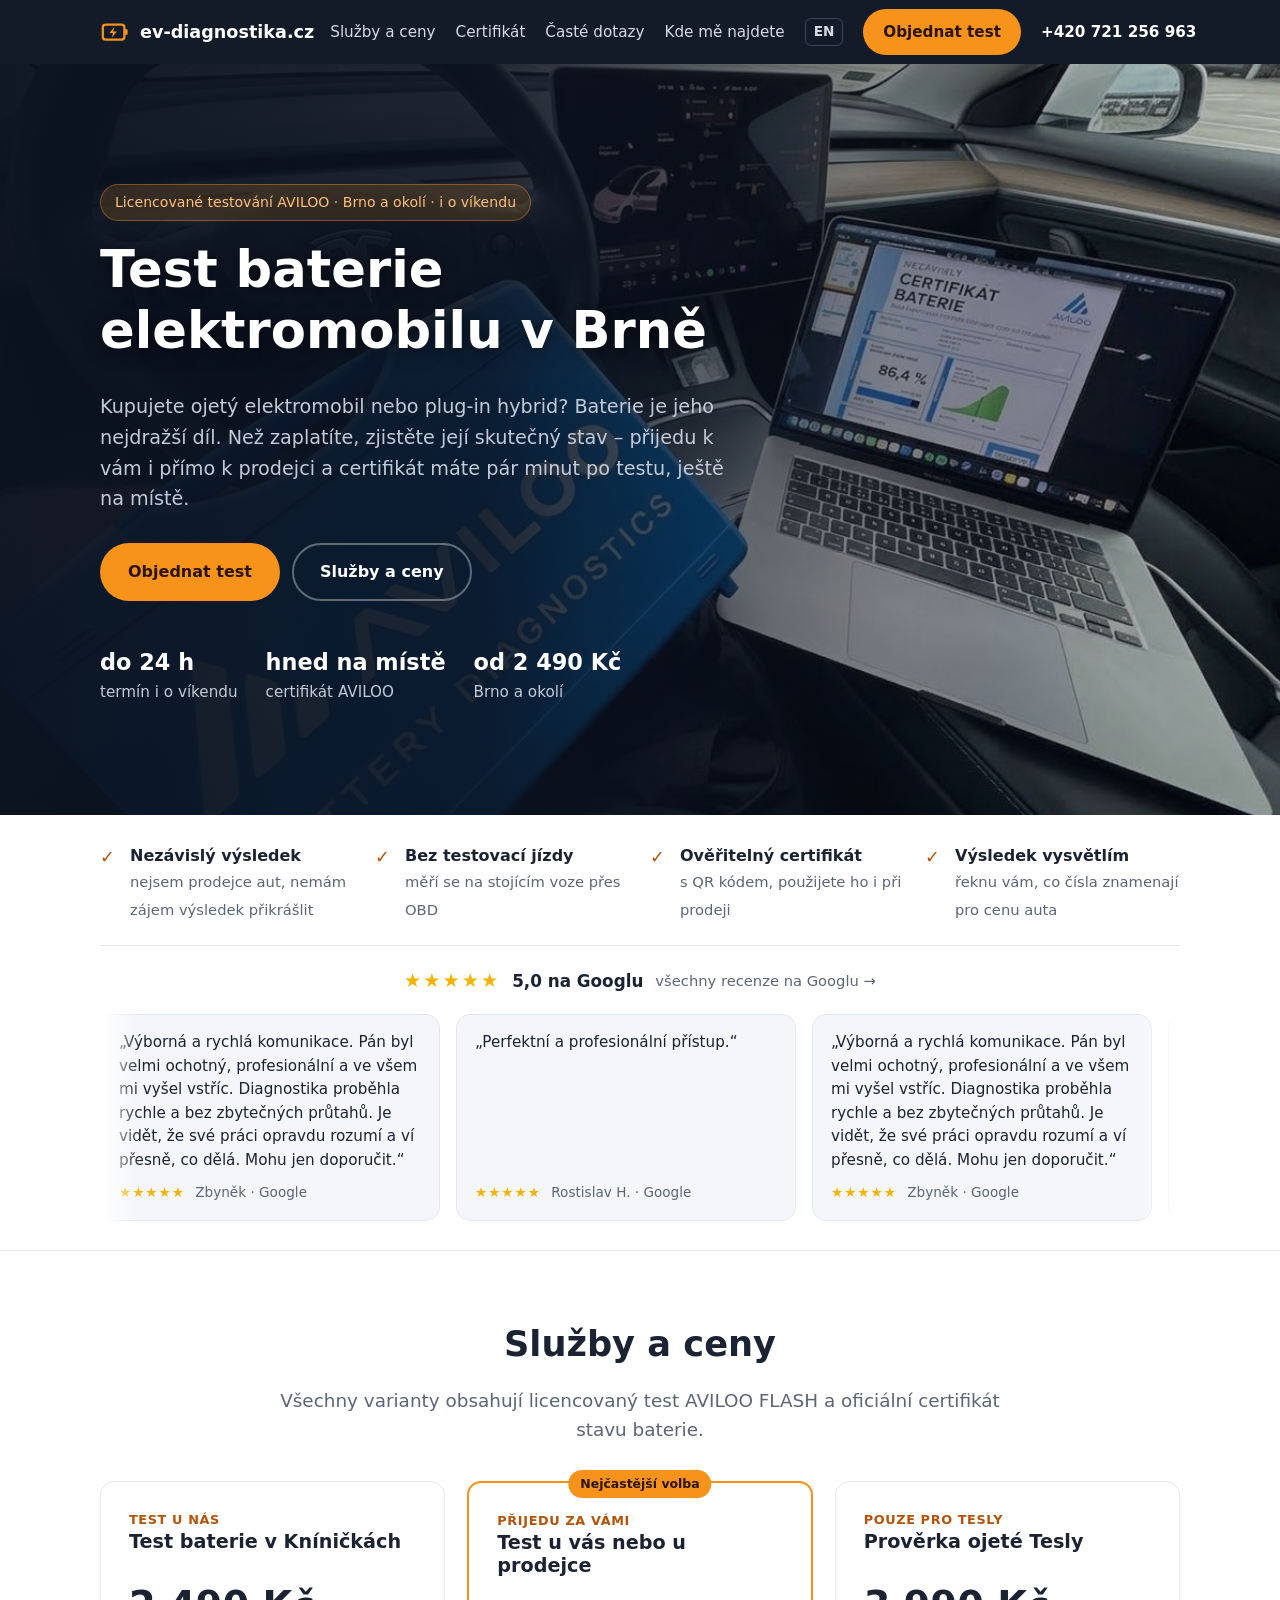
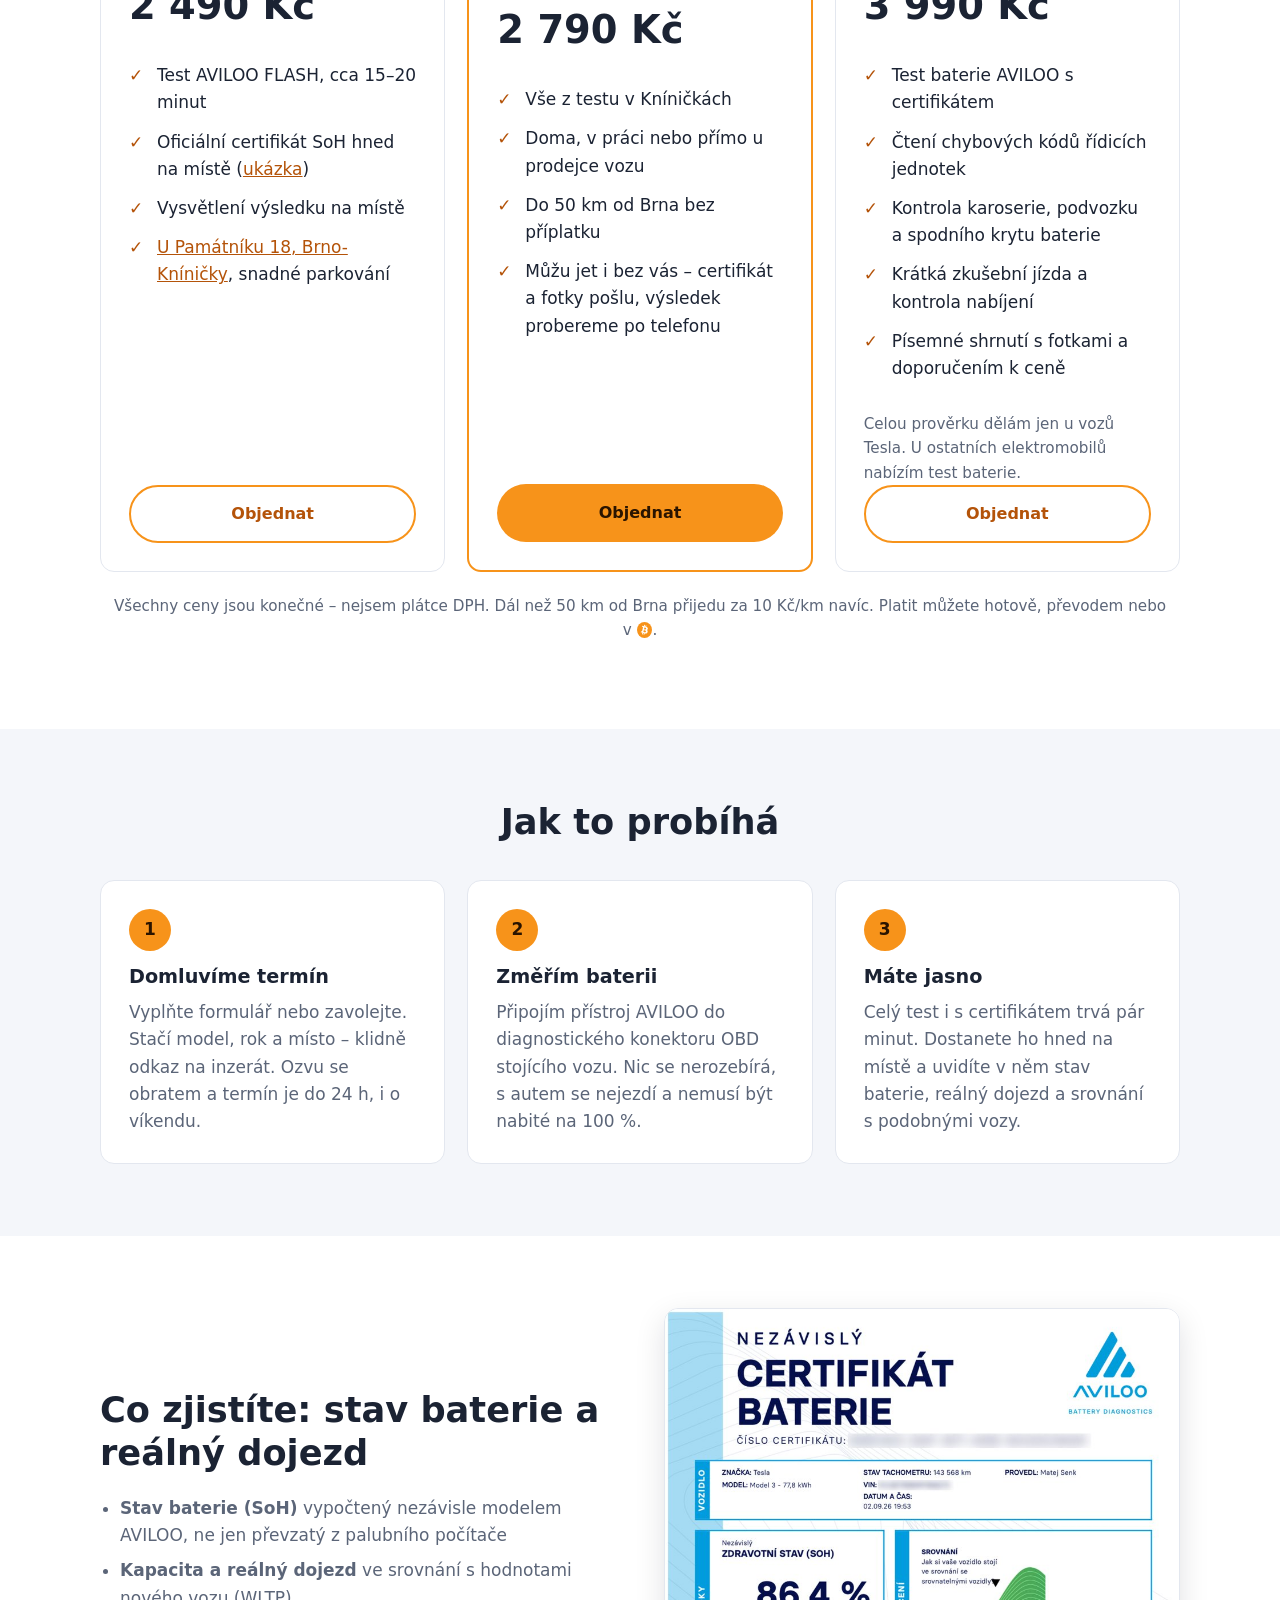
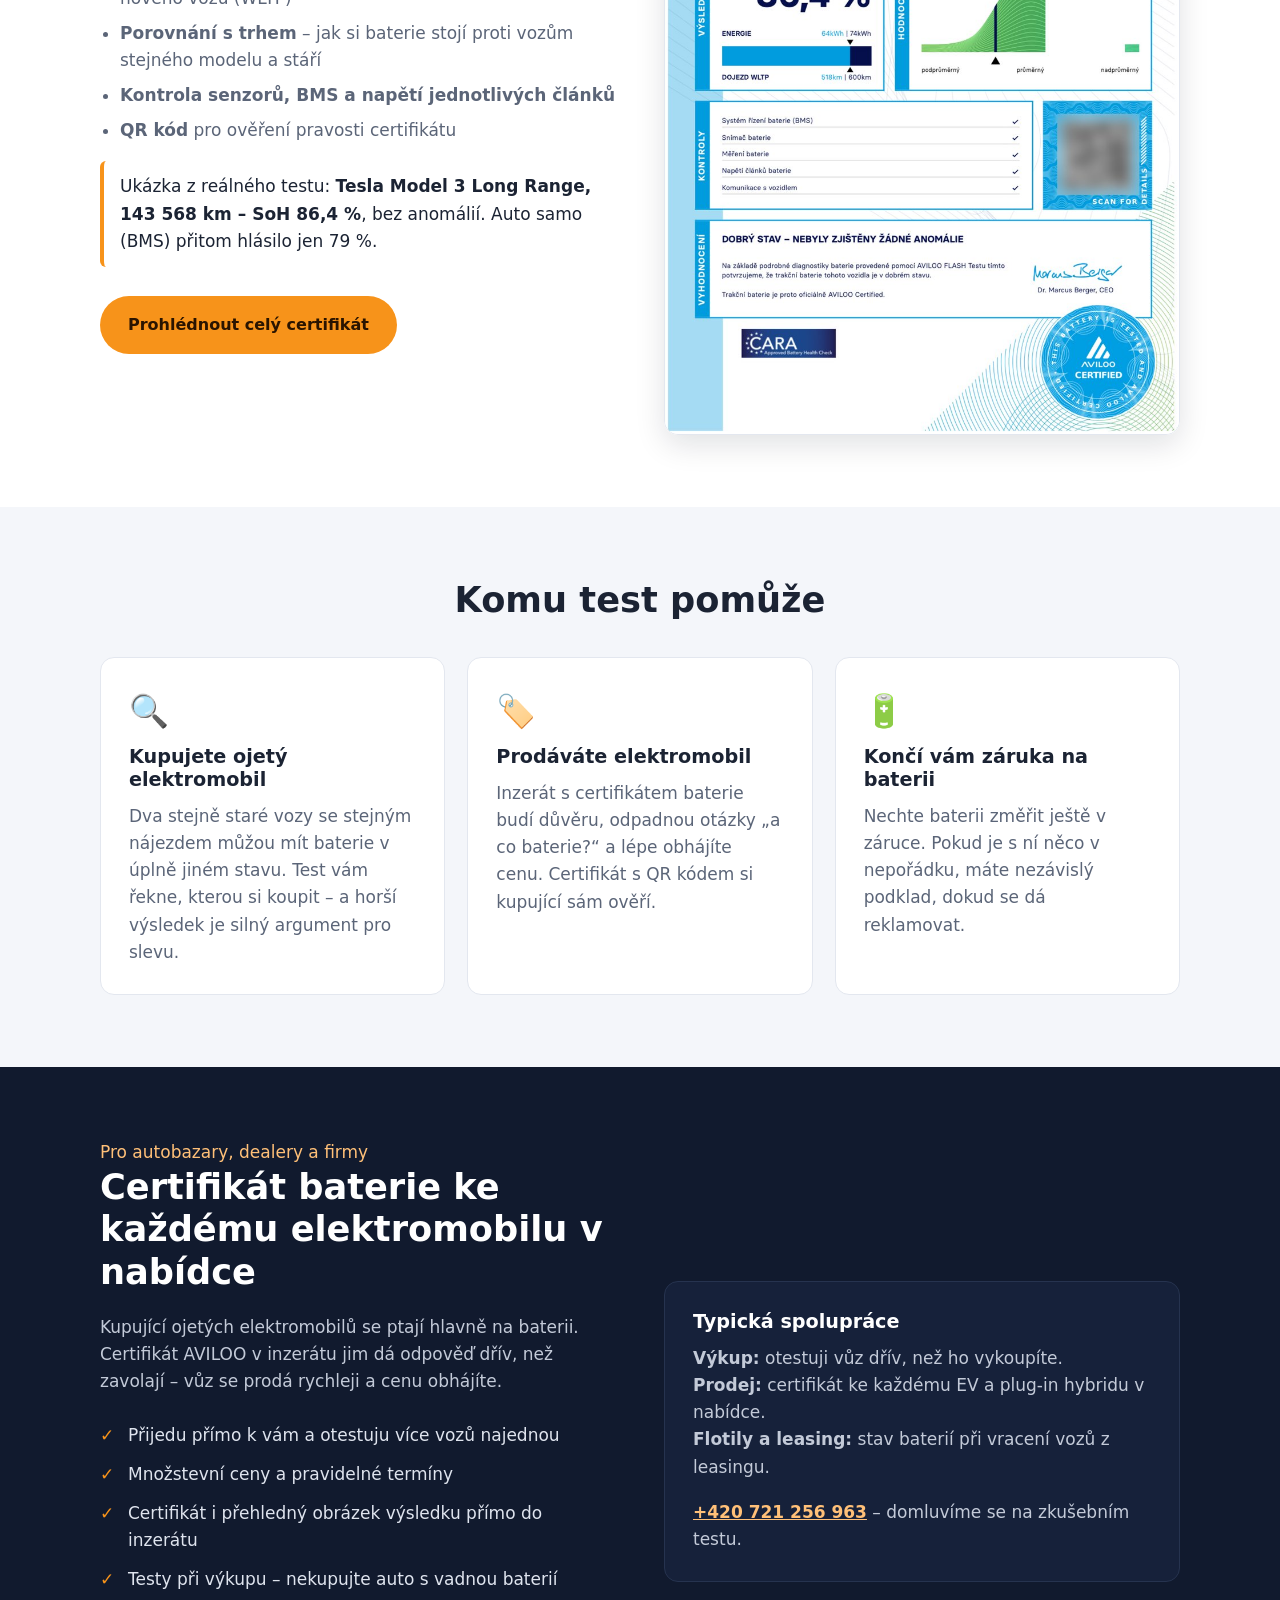
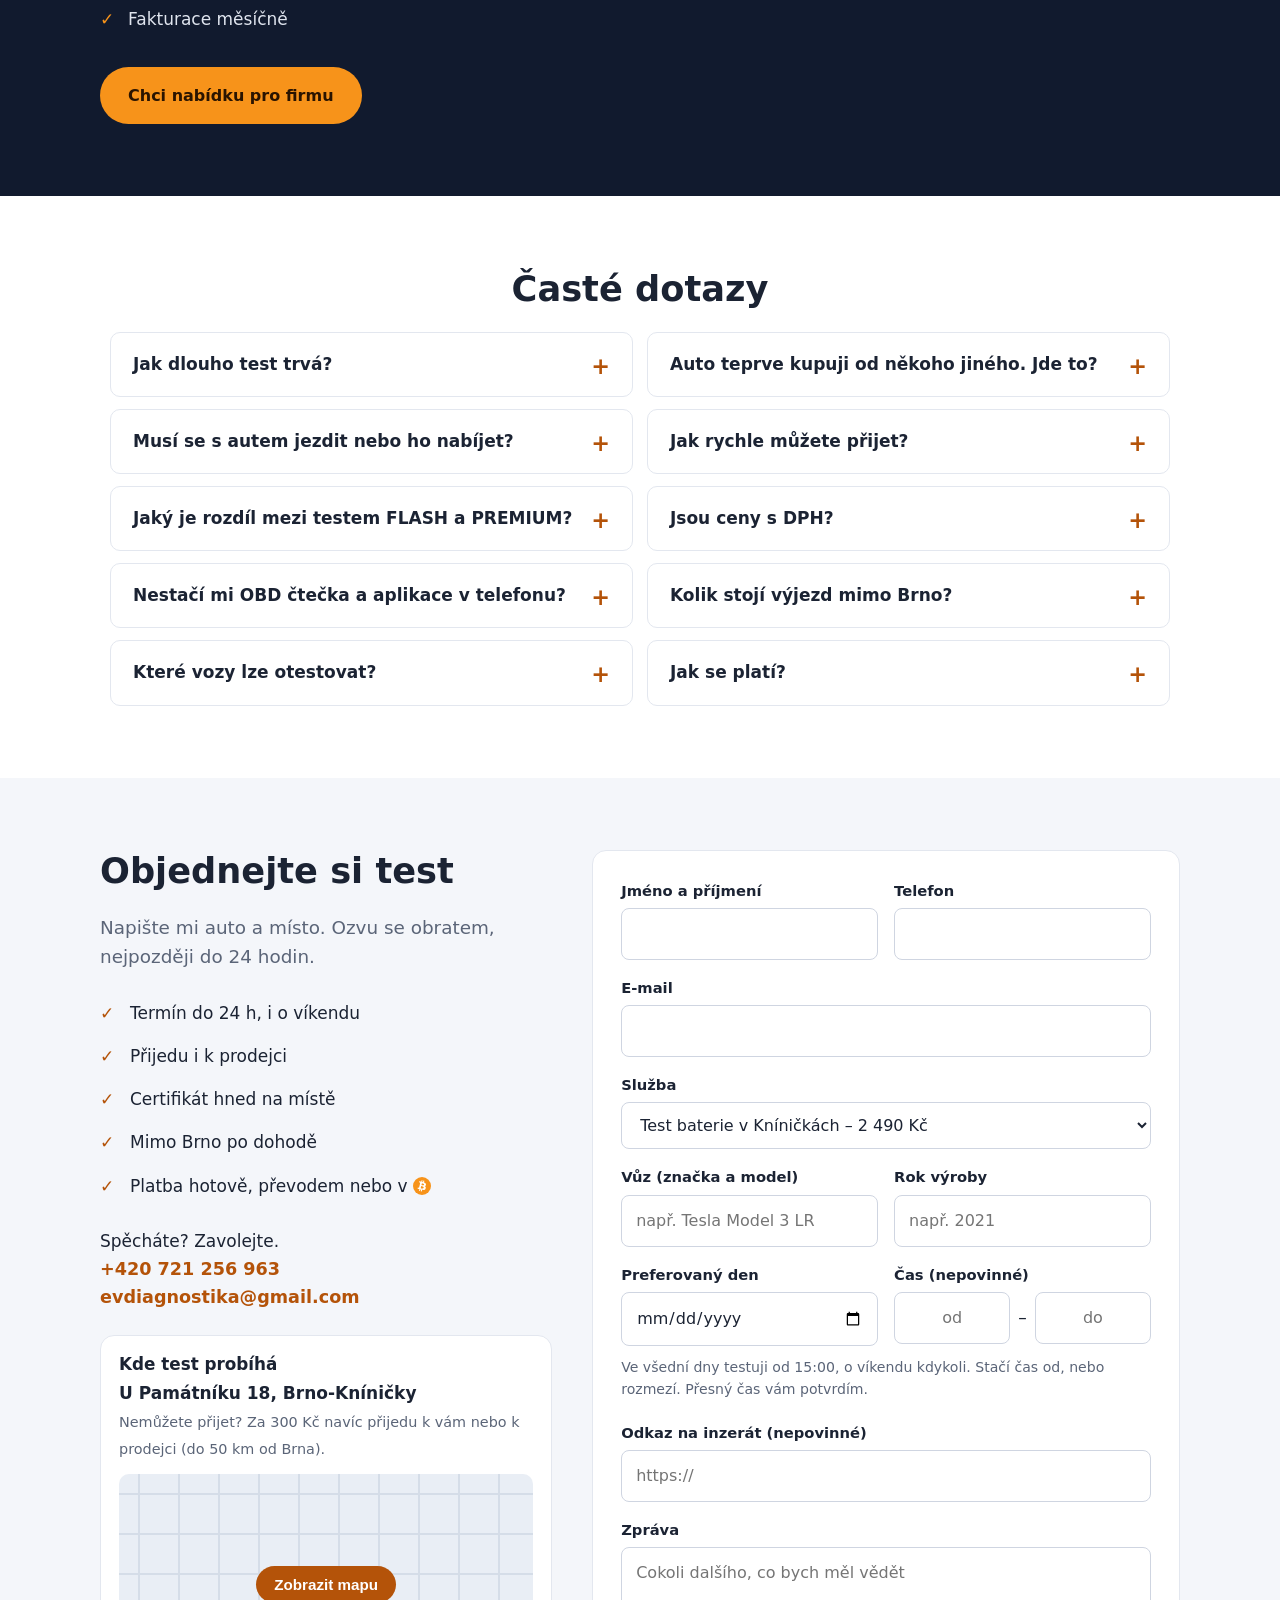
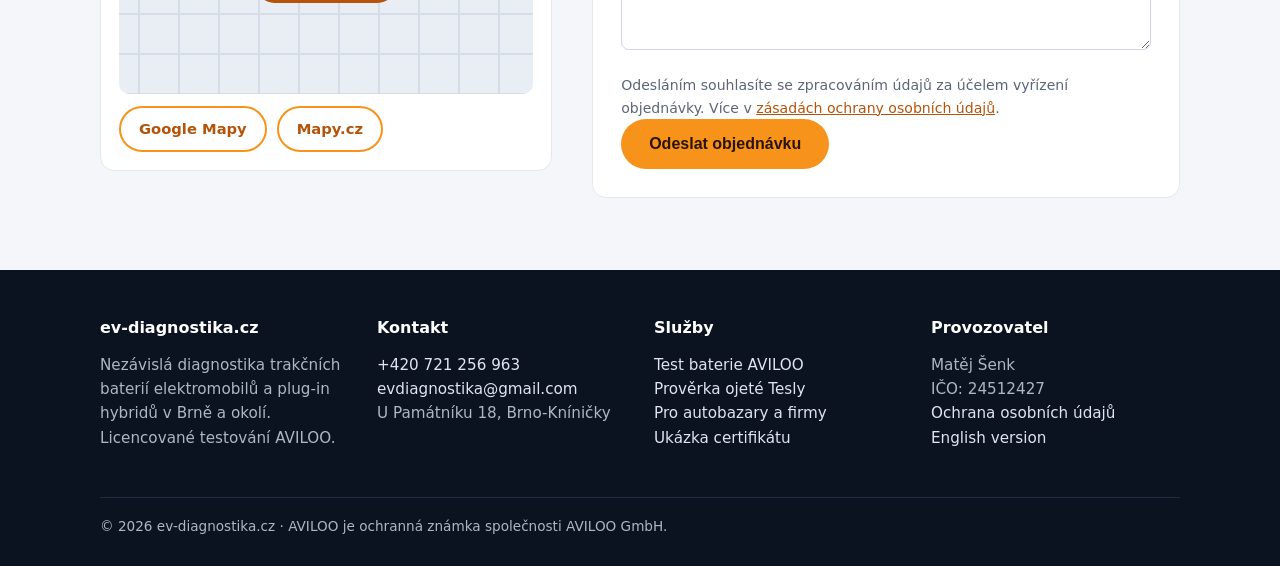
<file: index.html>
<!DOCTYPE html>
<html lang="cs">
<head>
<meta charset="utf-8">
<meta name="viewport" content="width=device-width, initial-scale=1">
<title>Test baterie elektromobilu Brno – AVILOO certifikát | ev-diagnostika.cz</title>
<meta name="description" content="Nezávislý test baterie (SoH) elektromobilů a plug-in hybridů v Brně a okolí. Licencovaný AVILOO FLASH test od 2 490 Kč, certifikát hned na místě. Přijedu i k prodejci. Prověrka ojeté Tesly před koupí.">
<link rel="canonical" href="https://ev-diagnostika.cz/">
<link rel="alternate" hreflang="cs" href="https://ev-diagnostika.cz/">
<link rel="alternate" hreflang="en" href="https://ev-diagnostika.cz/en/">
<link rel="alternate" hreflang="x-default" href="https://ev-diagnostika.cz/">
<meta property="og:type" content="website">
<meta property="og:title" content="Test baterie elektromobilu v Brně – AVILOO certifikát hned na místě">
<meta property="og:description" content="Kupujete ojetý elektromobil? Ověřte skutečný stav baterie dřív, než zaplatíte. Přijedu k vám i k prodejci.">
<meta property="og:url" content="https://ev-diagnostika.cz/">
<meta property="og:locale" content="cs_CZ">
<link rel="icon" href="favicon.svg?v=2" type="image/svg+xml">
<link rel="icon" href="favicon-32.png?v=2" sizes="32x32" type="image/png">
<link rel="apple-touch-icon" href="apple-touch-icon.png?v=2">
<link rel="stylesheet" href="css/style.css?v=e1abe7a3">
<script type="application/ld+json">
{
  "@context":"https://schema.org",
  "@type":"AutomotiveBusiness",
  "name":"ev-diagnostika.cz",
  "description":"Nezávislá diagnostika trakčních baterií elektromobilů a plug-in hybridů v Brně a okolí – licencovaný AVILOO FLASH test a prověrka ojetých vozů Tesla před koupí.",
  "url":"https://ev-diagnostika.cz/",
  "telephone":"+420721256963",
  "email":"evdiagnostika@gmail.com",
  "address":{"@type":"PostalAddress","streetAddress":"U Památníku 18","postalCode":"635 00","addressLocality":"Brno-Kníničky","addressRegion":"Jihomoravský kraj","addressCountry":"CZ"},
  "areaServed":["Brno","Jihomoravský kraj"],
  "founder":"Matěj Šenk",
  "priceRange":"2490–3990 Kč","openingHours":"Mo-Su",
  "makesOffer":[
    {"@type":"Offer","name":"AVILOO FLASH test – Brno-Kníničky","price":"2490","priceCurrency":"CZK"},
    {"@type":"Offer","name":"AVILOO FLASH test – výjezd Brno a okolí","price":"2790","priceCurrency":"CZK"},
    {"@type":"Offer","name":"Prověrka ojeté Tesly před koupí","price":"3990","priceCurrency":"CZK"}
  ]
}
</script>
</head>
<body>
<header class="site-header">
  <div class="wrap">
    <a href="./" class="logo" aria-label="ev-diagnostika.cz – úvod">
      <svg viewBox="0 0 32 32" aria-hidden="true"><rect x="3" y="8" width="23" height="16" rx="3" fill="none" stroke="#f7931a" stroke-width="2.4"/><rect x="26" y="13" width="3.5" height="6" rx="1" fill="#f7931a"/><path d="M15.5 10.5 10 17h4l-1.5 5 5.5-6.5h-4z" fill="#f7931a"/></svg>
      ev-diagnostika.cz
    </a>
    <button class="nav-toggle" aria-label="Menu" aria-expanded="false">☰</button>
    <nav class="nav" aria-label="Hlavní navigace">
      <a href="./#sluzby">Služby a ceny</a>
      <a href="certifikat/">Certifikát</a>
      <a href="./#faq">Časté dotazy</a>
      <a href="./#mapa">Kde mě najdete</a>
      <a href="en/" class="lang-switch" hreflang="en" lang="en">EN</a>
      <a href="./#objednavka" class="btn btn-primary btn-sm">Objednat test</a>
      <a href="tel:+420721256963" class="phone">+420 721 256 963</a>
    </nav>
  </div>
</header>

<main>
<section class="hero hero-bg">
  <div class="wrap hero-grid">
    <div>
    <span class="badge">Licencované testování AVILOO · Brno a okolí · i o víkendu</span>
    <h1>Test baterie elektromobilu v Brně</h1>
    <p>Kupujete ojetý elektromobil nebo plug-in hybrid? Baterie je jeho nejdražší díl. Než zaplatíte, zjistěte její skutečný stav – přijedu k vám i přímo k prodejci a certifikát máte pár minut po testu, ještě na místě.</p>
    <div class="btns">
      <a href="#objednavka" class="btn btn-primary">Objednat test</a>
      <a href="#sluzby" class="btn btn-ghost">Služby a ceny</a>
    </div>
    <div class="hero-facts">
      <div><strong>do 24 h</strong>termín i o víkendu</div>
      <div><strong>hned na místě</strong>certifikát AVILOO</div>
      <div><strong>od 2 490 Kč</strong>Brno a okolí</div>
    </div>
    </div>
  </div>
</section>

<section class="trust-strip">
  <div class="wrap trust-grid">
    <div><strong>Nezávislý výsledek</strong><span>nejsem prodejce aut, nemám zájem výsledek přikrášlit</span></div>
    <div><strong>Bez testovací jízdy</strong><span>měří se na stojícím voze přes OBD</span></div>
    <div><strong>Ověřitelný certifikát</strong><span>s QR kódem, použijete ho i při prodeji</span></div>
    <div><strong>Výsledek vysvětlím</strong><span>řeknu vám, co čísla znamenají pro cenu auta</span></div>
  </div>
  <div class="wrap">
    <a class="g-reviews" href="https://www.google.com/maps/search/?api=1&amp;query=EV%20diagnostika&amp;query_place_id=ChIJnS0VTvaXEkcRhgIgC7ucUMw" target="_blank" rel="noopener">
      <span class="g-stars" aria-hidden="true">★★★★★</span>
      <strong>5,0 na Googlu</strong>
      <span class="g-more">všechny recenze na Googlu →</span>
    </a>
    <div class="g-quotes">
      <div class="g-track">
      <blockquote>
        <p>„Výborná a rychlá komunikace. Pán byl velmi ochotný, profesionální a ve všem mi vyšel vstříc. Diagnostika proběhla rychle a bez zbytečných průtahů. Je vidět, že své práci opravdu rozumí a ví přesně, co dělá. Mohu jen doporučit.“</p>
        <footer><span class="g-stars" aria-label="5 hvězdiček">★★★★★</span> Zbyněk · Google</footer>
      </blockquote>
      <blockquote>
        <p>„Perfektní a profesionální přístup.“</p>
        <footer><span class="g-stars" aria-label="5 hvězdiček">★★★★★</span> Rostislav H. · Google</footer>
      </blockquote>
      </div>
    </div>
  </div>
</section>

<section id="sluzby">
  <div class="wrap">
    <h2 class="center">Služby a ceny</h2>
    <p class="lead center">Všechny varianty obsahují licencovaný test AVILOO FLASH a oficiální certifikát stavu baterie.</p>
    <div class="grid grid-3 pricing" style="margin-top:36px">
      <div class="card price-card">
        <span class="tag">Test u nás</span>
        <h3>Test baterie v Kníničkách</h3>
        <div class="price">2 490 Kč</div>
        <ul>
          <li>Test AVILOO FLASH, cca 15–20 minut</li>
          <li>Oficiální certifikát SoH hned na místě (<a href="certifikat/">ukázka</a>)</li>
          <li>Vysvětlení výsledku na místě</li>
          <li><a href="#mapa">U Památníku 18, Brno-Kníničky</a>, snadné parkování</li>
        </ul>
        <a href="#objednavka" class="btn btn-outline" data-package="0">Objednat</a>
      </div>
      <div class="card price-card featured">
        <span class="badge-top">Nejčastější volba</span>
        <span class="tag">Přijedu za vámi</span>
        <h3>Test u vás nebo u prodejce</h3>
        <div class="price">2 790 Kč</div>
        <ul>
          <li>Vše z testu v Kníničkách</li>
          <li>Doma, v práci nebo přímo u prodejce vozu</li>
          <li>Do 50 km od Brna bez příplatku</li>
          <li>Můžu jet i bez vás – certifikát a fotky pošlu, výsledek probereme po telefonu</li>
        </ul>
        <a href="#objednavka" class="btn btn-primary" data-package="1">Objednat</a>
      </div>
      <div class="card price-card">
        <span class="tag">Pouze pro Tesly</span>
        <h3>Prověrka ojeté Tesly</h3>
        <div class="price">3 990 Kč</div>
        <ul>
          <li>Test baterie AVILOO s certifikátem</li>
          <li>Čtení chybových kódů řídicích jednotek</li>
          <li>Kontrola karoserie, podvozku a spodního krytu baterie</li>
          <li>Krátká zkušební jízda a kontrola nabíjení</li>
          <li>Písemné shrnutí s fotkami a doporučením k ceně</li>
        </ul>
        <p class="note">Celou prověrku dělám jen u vozů Tesla. U ostatních elektromobilů nabízím test baterie.</p>
        <a href="#objednavka" class="btn btn-outline" data-package="2">Objednat</a>
      </div>
    </div>
    <p class="note center">Všechny ceny jsou konečné – nejsem plátce DPH. Dál než 50 km od Brna přijedu za 10 Kč/km navíc. Platit můžete hotově, převodem nebo <span class="btc-word">v&nbsp;<img class="btc-b" src="img/bitcoin.svg" alt="Bitcoinu" title="Bitcoin" width="16" height="16"></span>.</p>
  </div>
</section>

<section class="section-light">
  <div class="wrap">
    <h2 class="center">Jak to probíhá</h2>
    <div class="grid grid-3" style="margin-top:36px">
      <div class="card">
        <div class="step-num">1</div>
        <h3>Domluvíme termín</h3>
        <p>Vyplňte formulář nebo zavolejte. Stačí model, rok a místo – klidně odkaz na inzerát. Ozvu se obratem a termín je do 24 h, i o víkendu.</p>
      </div>
      <div class="card">
        <div class="step-num">2</div>
        <h3>Změřím baterii</h3>
        <p>Připojím přístroj AVILOO do diagnostického konektoru OBD stojícího vozu. Nic se nerozebírá, s autem se nejezdí a nemusí být nabité na 100 %.</p>
      </div>
      <div class="card">
        <div class="step-num">3</div>
        <h3>Máte jasno</h3>
        <p>Celý test i s certifikátem trvá pár minut. Dostanete ho hned na místě a uvidíte v něm stav baterie, reálný dojezd a srovnání s podobnými vozy.</p>
      </div>
    </div>
  </div>
</section>

<section id="co-zjistite">
  <div class="wrap grid grid-2" style="align-items:center;gap:48px">
    <div>
      <h2>Co zjistíte: stav baterie a reálný dojezd</h2>
      <ul class="cert-list">
        <li><strong>Stav baterie (SoH)</strong> vypočtený nezávisle modelem AVILOO, ne jen převzatý z palubního počítače</li>
        <li><strong>Kapacita a reálný dojezd</strong> ve srovnání s hodnotami nového vozu (WLTP)</li>
        <li><strong>Porovnání s trhem</strong> – jak si baterie stojí proti vozům stejného modelu a stáří</li>
        <li><strong>Kontrola senzorů, BMS a napětí jednotlivých článků</strong></li>
        <li><strong>QR kód</strong> pro ověření pravosti certifikátu</li>
      </ul>
      <p class="example">Ukázka z reálného testu: <strong>Tesla Model 3 Long Range, 143 568 km – SoH 86,4 %</strong>, bez anomálií. Auto samo (BMS) přitom hlásilo jen 79 %.</p>
      <a href="certifikat/" class="btn btn-primary" style="margin-top:12px">Prohlédnout celý certifikát</a>
    </div>
    <a href="certifikat/"><img class="cert-img" src="img/certifikat-1.jpg" alt="Ukázka první strany certifikátu AVILOO FLASH Test se stavem baterie" loading="lazy" width="900" height="1269"></a>
  </div>
</section>

<section class="audience section-light">
  <div class="wrap">
    <h2 class="center">Komu test pomůže</h2>
    <div class="grid grid-3" style="margin-top:36px">
      <div class="card">
        <div class="icon">🔍</div>
        <h3>Kupujete ojetý elektromobil</h3>
        <p>Dva stejně staré vozy se stejným nájezdem můžou mít baterie v úplně jiném stavu. Test vám řekne, kterou si koupit – a horší výsledek je silný argument pro slevu.</p>
      </div>
      <div class="card">
        <div class="icon">🏷️</div>
        <h3>Prodáváte elektromobil</h3>
        <p>Inzerát s certifikátem baterie budí důvěru, odpadnou otázky „a co baterie?“ a lépe obhájíte cenu. Certifikát s QR kódem si kupující sám ověří.</p>
      </div>
      <div class="card">
        <div class="icon">🔋</div>
        <h3>Končí vám záruka na baterii</h3>
        <p>Nechte baterii změřit ještě v záruce. Pokud je s ní něco v nepořádku, máte nezávislý podklad, dokud se dá reklamovat.</p>
      </div>
    </div>
  </div>
</section>

<section id="prodejci" class="b2b">
  <div class="wrap grid grid-2" style="align-items:center;gap:48px">
    <div>
      <span class="tag" style="color:#ffc078">Pro autobazary, dealery a firmy</span>
      <h2>Certifikát baterie ke každému elektromobilu v nabídce</h2>
      <p>Kupující ojetých elektromobilů se ptají hlavně na baterii. Certifikát AVILOO v inzerátu jim dá odpověď dřív, než zavolají – vůz se prodá rychleji a cenu obhájíte.</p>
      <ul class="check-list">
        <li>Přijedu přímo k vám a otestuju více vozů najednou</li>
        <li>Množstevní ceny a pravidelné termíny</li>
        <li>Certifikát i přehledný obrázek výsledku přímo do inzerátu</li>
        <li>Testy při výkupu – nekupujte auto s vadnou baterií</li>
        <li>Fakturace měsíčně</li>
      </ul>
      <a href="#objednavka" class="btn btn-primary" data-package="3">Chci nabídku pro firmu</a>
    </div>
    <div class="card b2b-card">
      <h3>Typická spolupráce</h3>
      <p><strong>Výkup:</strong> otestuji vůz dřív, než ho vykoupíte.</p>
      <p><strong>Prodej:</strong> certifikát ke každému EV a plug-in hybridu v nabídce.</p>
      <p><strong>Flotily a leasing:</strong> stav baterií při vracení vozů z leasingu.</p>
      <p style="margin-top:18px"><a href="tel:+420721256963"><strong>+420 721 256 963</strong></a> – domluvíme se na zkušebním testu.</p>
    </div>
  </div>
</section>

<section id="faq" class="faq">
  <div class="wrap" style="max-width:1100px">
    <h2 class="center">Časté dotazy</h2>
    <div class="faq-grid">
      <div class="faq-col">
      <details>
        <summary>Jak dlouho test trvá?</summary>
        <p>Samotné měření AVILOO FLASH trvá jen pár minut, celá návštěva včetně připojení zhruba 15–20 minut. Certifikát je hotový pár minut po měření, takže ho dostanete hned na místě.</p>
      </details>
      <details>
        <summary>Musí se s autem jezdit nebo ho nabíjet?</summary>
        <p>Ne. FLASH test se dělá na stojícím voze přes diagnostický konektor OBD. Baterii není potřeba nabíjet na 100 % ani vybíjet.</p>
      </details>
      <details>
        <summary>Jaký je rozdíl mezi testem FLASH a PREMIUM?</summary>
        <p><strong>FLASH</strong> je rychlý test na stojícím autě – měření trvá pár minut a certifikát máte hned na místě. Přesnost je podle AVILOO zhruba ±3 % oproti testu PREMIUM. Pro rozhodnutí o koupi ojetého vozu ve většině případů stačí.</p>
        <p><strong>PREMIUM</strong> je nejpodrobnější test AVILOO. Baterie se měří během jízdy, při které se postupně vybije z vysokého na nízký stav nabití, a certifikát přijde do 2 pracovních dnů. Hodí se třeba při sporu o stav baterie nebo když FLASH ukáže něco podezřelého. Zatím ho běžně nenabízím – pokud o něj máte zájem, napište mi a domluvíme se individuálně.</p>
      </details>
      <details>
        <summary>Nestačí mi OBD čtečka a aplikace v telefonu?</summary>
        <p>Aplikace ukáže hodnotu, kterou si spočítá samo auto (BMS) – to je odhad výrobce a ten nemusí odpovídat skutečnosti. AVILOO počítá stav baterie nezávisle z dat tisíců srovnatelných vozů, kontroluje i jednotlivé články a vystaví certifikát, který si kupující nebo prodávající ověří přes QR kód.</p>
      </details>
      <details>
        <summary>Které vozy lze otestovat?</summary>
        <p>Většinu elektromobilů a plug-in hybridů. Mild hybridy testovat nelze. Seznam podporovaných modelů najdete v <a href="https://aviloo.link/database" target="_blank" rel="noopener">databázi AVILOO</a> – nebo mi napište model a rok a ověřím to za vás.</p>
      </details>
      </div>
      <div class="faq-col">
      <details>
        <summary>Auto teprve kupuji od někoho jiného. Jde to?</summary>
        <p>Ano, to je nejčastější případ. Přijedu přímo k prodejci. Prodávající jen musí souhlasit s připojením diagnostiky. Nemůžete-li dorazit, otestuji auto bez vás a výsledek probereme po telefonu.</p>
      </details>
      <details>
        <summary>Jak rychle můžete přijet?</summary>
        <p>Termín bývá hned další den, a to i o víkendu. Pokud spěcháte, protože o auto má zájem i někdo další, zavolejte – často to jde ještě týž den.</p>
      </details>
      <details>
        <summary>Jsou ceny s DPH?</summary>
        <p>Nejsem plátce DPH, takže uvedené ceny jsou konečné. Nic se k nim nepřipočítává.</p>
      </details>
      <details>
        <summary>Kolik stojí výjezd mimo Brno?</summary>
        <p>Do 50 km od Brna je doprava v ceně. Dál účtuji 10 Kč za každý kilometr navíc – cenu vám řeknu předem.</p>
      </details>
      <details>
        <summary>Jak se platí?</summary>
        <p>Hotově, převodem na účet nebo <span class="btc-word">v&nbsp;<img class="btc-b" src="img/bitcoin.svg" alt="Bitcoinu" title="Bitcoin" width="16" height="16">&nbsp;–</span> podle vaší volby.</p>
      </details>
      </div>
    </div>
  </div>
</section>

<section id="objednavka" class="section-light">
  <div class="wrap contact-grid">
    <div class="contact-info">
      <h2>Objednejte si test</h2>
      <p class="lead">Napište mi auto a místo. Ozvu se obratem, nejpozději do 24 hodin.</p>
      <ul>
        <li>Termín do 24 h, i o víkendu</li>
        <li>Přijedu i k prodejci</li>
        <li>Certifikát hned na místě</li>
        <li>Mimo Brno po dohodě</li>
        <li>Platba hotově, převodem nebo <span class="btc-word">v&nbsp;<img class="btc-b" src="img/bitcoin.svg" alt="Bitcoinu" title="Bitcoin" width="16" height="16"></span></li>
      </ul>
      <p class="contact-direct">Spěcháte? Zavolejte.<br><a href="tel:+420721256963">+420 721 256 963</a><br><a href="mailto:evdiagnostika@gmail.com">evdiagnostika@gmail.com</a></p>
      <div class="map-card" id="mapa">
        <h3>Kde test probíhá</h3>
        <p><strong>U Památníku 18, Brno-Kníničky</strong><br><span class="muted">Nemůžete přijet? Za 300 Kč navíc přijedu k vám nebo k prodejci (do 50 km od Brna).</span></p>
        <div class="map-frame" data-src="https://www.google.com/maps?q=49.2351343,16.5254081&amp;z=17&amp;output=embed">
          <button type="button" class="map-load">Zobrazit mapu</button>
        </div>
        <div class="map-links">
          <a href="https://maps.app.goo.gl/7tdb4FNF4qSEf51BA" target="_blank" rel="noopener" class="btn btn-outline btn-sm">Google Mapy</a>
          <a href="https://mapy.cz/zakladni?q=U%20Pam%C3%A1tn%C3%ADku%2018%2C%20Brno-Kn%C3%ADni%C4%8Dky" target="_blank" rel="noopener" class="btn btn-outline btn-sm">Mapy.cz</a>
        </div>
      </div>
    </div>
    <div class="card">
      <form id="order-form" action="https://api.web3forms.com/submit" method="POST">
        <input type="hidden" name="access_key" value="e40f4359-14de-4564-9b76-1c5ee3d3490b">
        <input type="hidden" name="subject" value="Nová objednávka – ev-diagnostika.cz">
        <input type="hidden" name="from_name" value="Web ev-diagnostika.cz">
        <input type="checkbox" name="botcheck" style="display:none" tabindex="-1" autocomplete="off">
        <div class="row">
          <div class="field"><label for="f-name">Jméno a příjmení</label><input id="f-name" name="name" required autocomplete="name"></div>
          <div class="field"><label for="f-phone">Telefon</label><input id="f-phone" name="phone" type="tel" required autocomplete="tel"></div>
        </div>
        <div class="field"><label for="f-email">E-mail</label><input id="f-email" name="email" type="email" required autocomplete="email"></div>
        <div class="field">
          <label for="f-package">Služba</label>
          <select id="f-package" name="service" required>
            <option value="Test v Kníničkách (2 490 Kč)">Test baterie v Kníničkách – 2 490 Kč</option>
            <option value="Test u zákazníka / u prodejce (2 790 Kč)">Test u vás nebo u prodejce – 2 790 Kč</option>
            <option value="Prověrka ojeté Tesly (3 990 Kč)">Prověrka ojeté Tesly – 3 990 Kč</option>
            <option value="Nabídka pro firmu / autobazar">Nabídka pro autobazar nebo firmu</option>
          </select>
        </div>
        <div class="row">
          <div class="field"><label for="f-car">Vůz (značka a model)</label><input id="f-car" name="car" required placeholder="např. Tesla Model 3 LR"></div>
          <div class="field"><label for="f-year">Rok výroby</label><input id="f-year" name="year" inputmode="numeric" placeholder="např. 2021"></div>
        </div>
        <div class="row">
          <div class="field"><label for="f-date">Preferovaný den</label><input id="f-date" name="date" type="date"></div>
          <div class="field"><label for="f-time">Čas (nepovinné)</label>
            <div class="time-range"><input id="f-time" name="time_from" type="time" step="900" aria-label="Čas od"><span aria-hidden="true">–</span><input id="f-time-to" name="time_to" type="time" step="900" aria-label="Čas do"></div>
          </div>
        </div>
        <p class="field-note">Ve všední dny testuji od 15:00, o víkendu kdykoli. Stačí čas od, nebo rozmezí. Přesný čas vám potvrdím.</p>
        <p class="field-note field-warn" id="time-warn" hidden>Ve všední dny můžu až od 15:00. Vyberte prosím pozdější čas, nebo víkend.</p>
        <div class="field" id="place-field" hidden><label for="f-place">Místo testu</label><input id="f-place" name="location" placeholder="adresa nebo obec" disabled></div>
        <div class="field"><label for="f-link">Odkaz na inzerát (nepovinné)</label><input id="f-link" name="listing" type="url" placeholder="https://"></div>
        <div class="field"><label for="f-msg">Zpráva</label><textarea id="f-msg" name="message" rows="3" placeholder="Cokoli dalšího, co bych měl vědět"></textarea></div>
        <p class="consent">Odesláním souhlasíte se zpracováním údajů za účelem vyřízení objednávky. Více v <a href="ochrana-osobnich-udaju/">zásadách ochrany osobních údajů</a>.</p>
        <button type="submit" class="btn btn-primary">Odeslat objednávku</button>
        <p class="form-msg" id="form-msg" role="status"></p>
      </form>
    </div>
  </div>
</section>
</main>

<dialog id="thanks" class="thanks" aria-labelledby="thanks-title">
  <div class="thanks-icon" aria-hidden="true">✓</div>
  <h2 id="thanks-title">Děkuji, poptávka dorazila</h2>
  <p id="thanks-summary" class="thanks-summary"></p>
  <p>Ozvu se vám co nejdřív, nejpozději do 24 hodin, a domluvíme termín. Spěcháte? Zavolejte na <a href="tel:+420721256963" style="white-space:nowrap">+420 721 256 963</a>.</p>
  <div class="thanks-links">
    <a href="certifikat/" class="btn btn-outline btn-sm">Ukázka certifikátu</a>
    <a href="https://maps.app.goo.gl/7tdb4FNF4qSEf51BA" target="_blank" rel="noopener" class="btn btn-outline btn-sm" id="thanks-map">Kde test probíhá (mapa)</a>
  </div>
  <button type="button" class="btn btn-primary thanks-close">Zavřít</button>
</dialog>


<footer class="site-footer">
  <div class="wrap">
    <div class="footer-grid">
      <div>
        <h3>ev-diagnostika.cz</h3>
        <p>Nezávislá diagnostika trakčních baterií elektromobilů a plug-in hybridů v Brně a okolí. Licencované testování AVILOO.</p>
      </div>
      <div>
        <h3>Kontakt</h3>
        <p><a href="tel:+420721256963">+420 721 256 963</a><br><a href="mailto:evdiagnostika@gmail.com">evdiagnostika@gmail.com</a><br>U Památníku 18, Brno-Kníničky</p>
      </div>
      <div>
        <h3>Služby</h3>
        <p><a href="./#sluzby">Test baterie AVILOO</a><br><a href="./#sluzby">Prověrka ojeté Tesly</a><br><a href="./#prodejci">Pro autobazary a firmy</a><br><a href="certifikat/">Ukázka certifikátu</a></p>
      </div>
      <div>
        <h3>Provozovatel</h3>
        <p>Matěj Šenk<br>IČO: 24512427<br><a href="ochrana-osobnich-udaju/">Ochrana osobních údajů</a><br><a href="en/" hreflang="en" lang="en">English version</a></p>
      </div>
    </div>
    <div class="footer-bottom">© <span id="year">2026</span> ev-diagnostika.cz · AVILOO je ochranná známka společnosti AVILOO GmbH.</div>
  </div>
</footer>
<a href="tel:+420721256963" class="call-fab" aria-label="Zavolat">📞 Zavolat</a>
<script src="js/main.js?v=7e3792eb" defer></script>

</body>
</html>
</file>
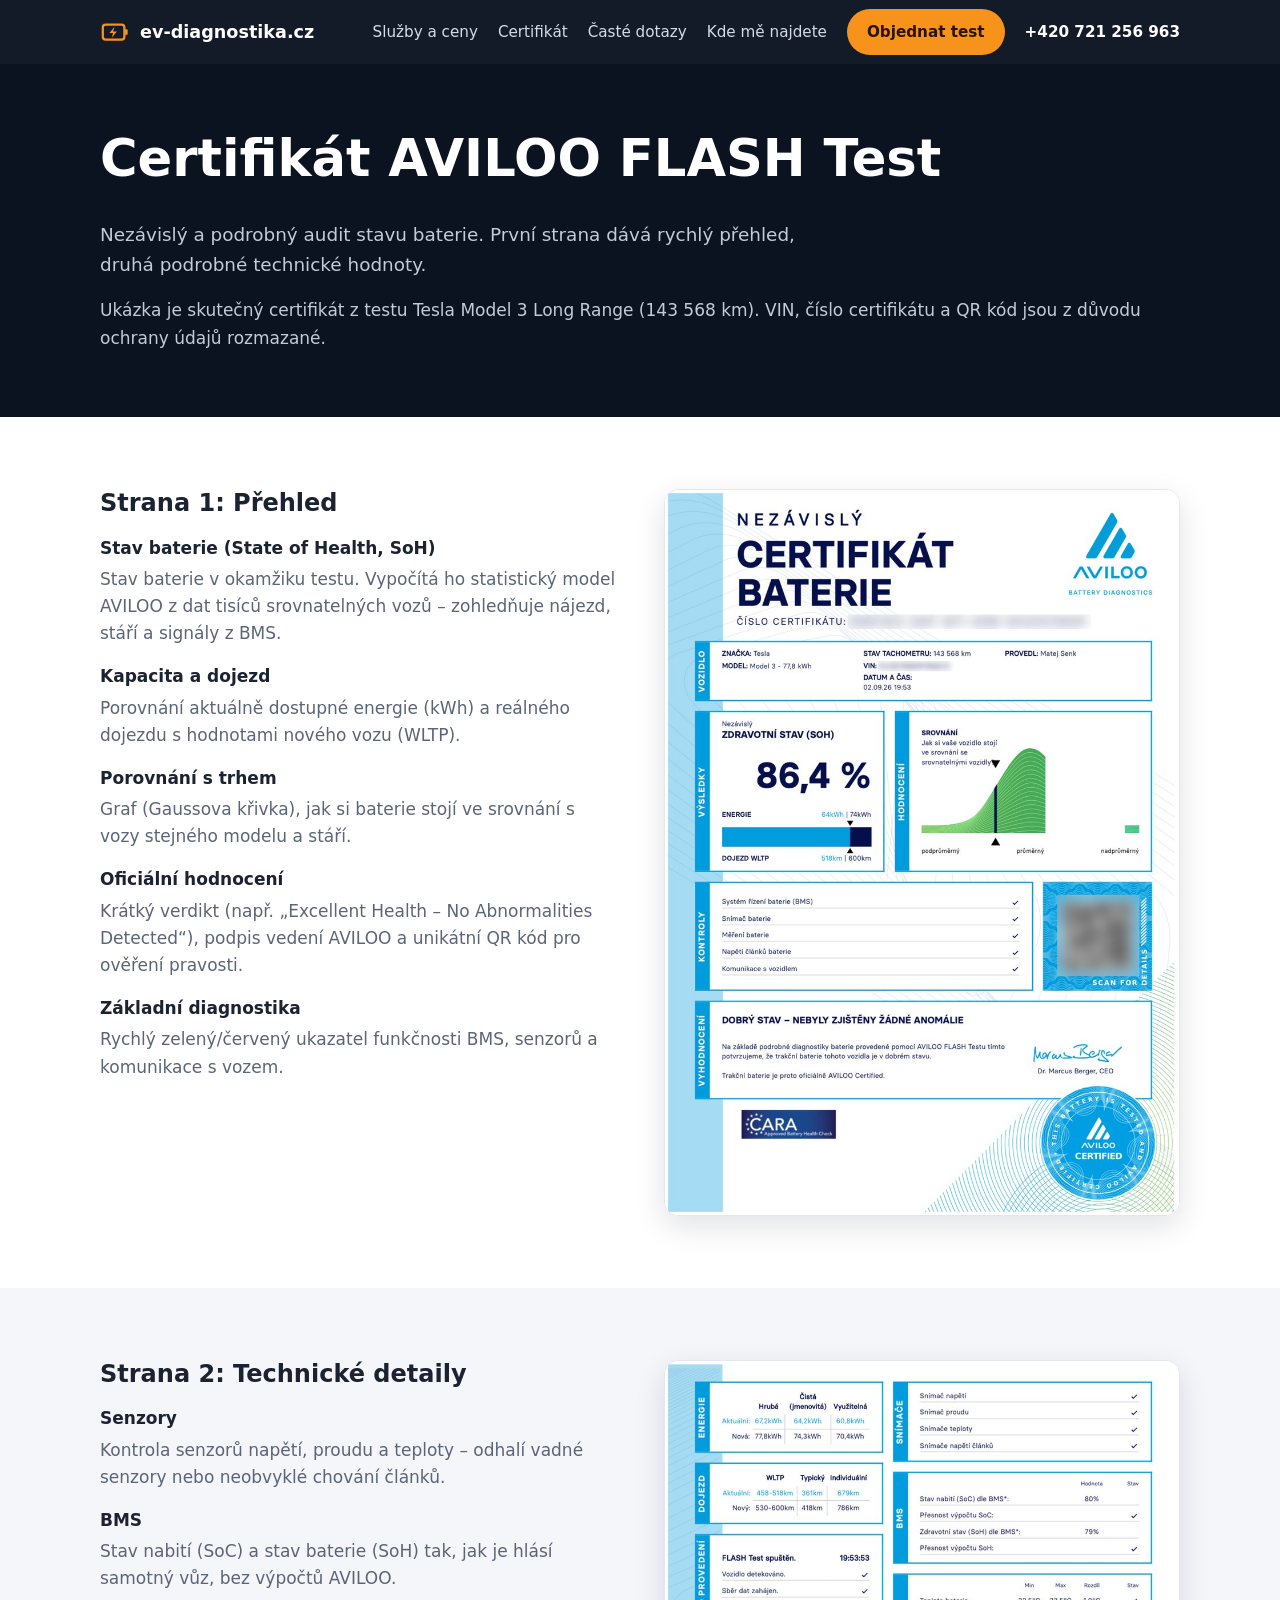
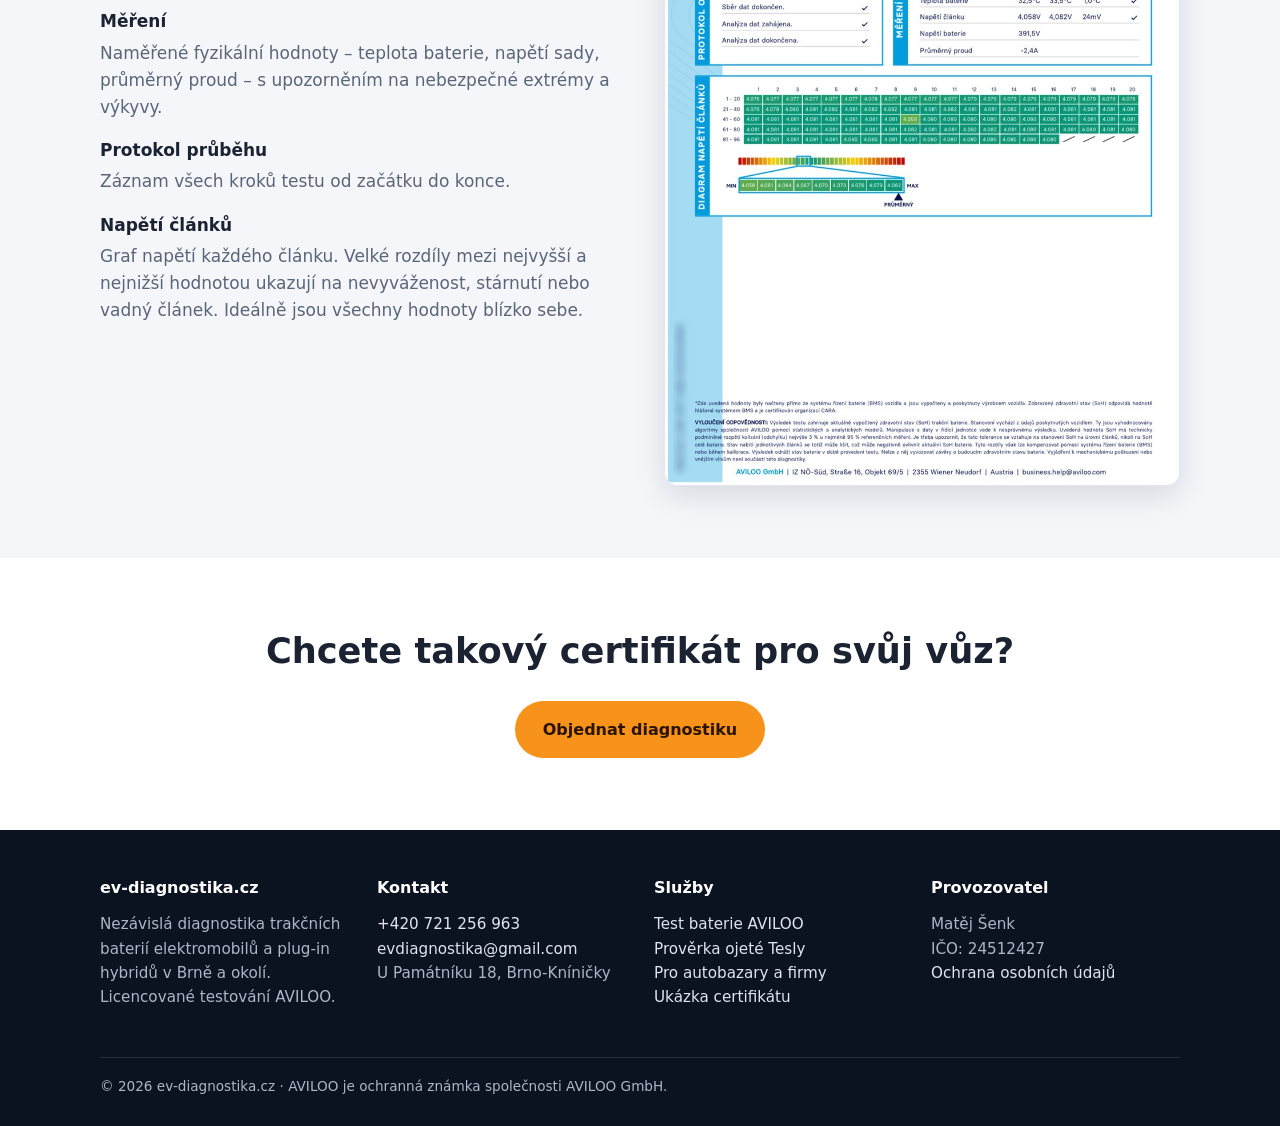
<file: certifikat/index.html>
<!DOCTYPE html>
<html lang="cs">
<head>
<meta charset="utf-8">
<meta name="viewport" content="width=device-width, initial-scale=1">
<title>Ukázka certifikátu AVILOO FLASH Test | ev-diagnostika.cz</title>
<meta name="description" content="Co obsahuje certifikát AVILOO FLASH Test: stav baterie (SoH), kapacita a reálný dojezd, porovnání s trhem, kontrola senzorů, BMS a napětí článků.">
<link rel="canonical" href="https://ev-diagnostika.cz/certifikat/">
<link rel="icon" href="../favicon.svg?v=2" type="image/svg+xml">
<link rel="icon" href="../favicon-32.png?v=2" sizes="32x32" type="image/png">
<link rel="apple-touch-icon" href="../apple-touch-icon.png?v=2">
<link rel="stylesheet" href="../css/style.css?v=e1abe7a3">
</head>
<body>
<header class="site-header">
  <div class="wrap">
    <a href="../" class="logo" aria-label="ev-diagnostika.cz – úvod">
      <svg viewBox="0 0 32 32" aria-hidden="true"><rect x="3" y="8" width="23" height="16" rx="3" fill="none" stroke="#f7931a" stroke-width="2.4"/><rect x="26" y="13" width="3.5" height="6" rx="1" fill="#f7931a"/><path d="M15.5 10.5 10 17h4l-1.5 5 5.5-6.5h-4z" fill="#f7931a"/></svg>
      ev-diagnostika.cz
    </a>
    <button class="nav-toggle" aria-label="Menu" aria-expanded="false">☰</button>
    <nav class="nav" aria-label="Hlavní navigace">
      <a href="../#sluzby">Služby a ceny</a>
      <a href="../certifikat/">Certifikát</a>
      <a href="../#faq">Časté dotazy</a>
      <a href="../#mapa">Kde mě najdete</a>
      <a href="../#objednavka" class="btn btn-primary btn-sm">Objednat test</a>
      <a href="tel:+420721256963" class="phone">+420 721 256 963</a>
    </nav>
  </div>
</header>

<main>
<section class="page-hero">
  <div class="wrap">
    <h1>Certifikát AVILOO FLASH Test</h1>
    <p class="lead" style="color:#c3cad8">Nezávislý a podrobný audit stavu baterie. První strana dává rychlý přehled, druhá podrobné technické hodnoty.</p>
    <p style="color:#c3cad8;margin-top:10px">Ukázka je skutečný certifikát z testu Tesla Model 3 Long Range (143 568 km). VIN, číslo certifikátu a QR kód jsou z důvodu ochrany údajů rozmazané.</p>
  </div>
</section>

<section>
  <div class="wrap grid grid-2" style="gap:48px;align-items:start">
    <div class="prose">
      <h2 style="margin-top:0">Strana 1: Přehled</h2>
      <dl class="dl">
        <dt>Stav baterie (State of Health, SoH)</dt>
        <dd>Stav baterie v okamžiku testu. Vypočítá ho statistický model AVILOO z dat tisíců srovnatelných vozů – zohledňuje nájezd, stáří a signály z BMS.</dd>
        <dt>Kapacita a dojezd</dt>
        <dd>Porovnání aktuálně dostupné energie (kWh) a reálného dojezdu s hodnotami nového vozu (WLTP).</dd>
        <dt>Porovnání s trhem</dt>
        <dd>Graf (Gaussova křivka), jak si baterie stojí ve srovnání s vozy stejného modelu a stáří.</dd>
        <dt>Oficiální hodnocení</dt>
        <dd>Krátký verdikt (např. „Excellent Health – No Abnormalities Detected“), podpis vedení AVILOO a unikátní QR kód pro ověření pravosti.</dd>
        <dt>Základní diagnostika</dt>
        <dd>Rychlý zelený/červený ukazatel funkčnosti BMS, senzorů a komunikace s vozem.</dd>
      </dl>
    </div>
    <img class="cert-img" src="../img/certifikat-1.jpg" alt="Ukázka první strany certifikátu AVILOO – stav baterie, dojezd a porovnání s trhem" width="900" height="1269" loading="lazy">
  </div>
</section>

<section class="section-light">
  <div class="wrap grid grid-2" style="gap:48px;align-items:start">
    <div class="prose">
      <h2 style="margin-top:0">Strana 2: Technické detaily</h2>
      <dl class="dl">
        <dt>Senzory</dt>
        <dd>Kontrola senzorů napětí, proudu a teploty – odhalí vadné senzory nebo neobvyklé chování článků.</dd>
        <dt>BMS</dt>
        <dd>Stav nabití (SoC) a stav baterie (SoH) tak, jak je hlásí samotný vůz, bez výpočtů AVILOO.</dd>
        <dt>Měření</dt>
        <dd>Naměřené fyzikální hodnoty – teplota baterie, napětí sady, průměrný proud – s upozorněním na nebezpečné extrémy a výkyvy.</dd>
        <dt>Protokol průběhu</dt>
        <dd>Záznam všech kroků testu od začátku do konce.</dd>
        <dt>Napětí článků</dt>
        <dd>Graf napětí každého článku. Velké rozdíly mezi nejvyšší a nejnižší hodnotou ukazují na nevyváženost, stárnutí nebo vadný článek. Ideálně jsou všechny hodnoty blízko sebe.</dd>
      </dl>
    </div>
    <img class="cert-img" src="../img/certifikat-2.jpg" alt="Ukázka druhé strany certifikátu AVILOO – senzory, BMS, měření a napětí článků" width="900" height="1269" loading="lazy">
  </div>
</section>

<section class="center">
  <div class="wrap">
    <h2>Chcete takový certifikát pro svůj vůz?</h2>
    <div class="btns" style="justify-content:center">
      <a href="../#objednavka" class="btn btn-primary">Objednat diagnostiku</a>
    </div>
  </div>
</section>
</main>
<footer class="site-footer">
  <div class="wrap">
    <div class="footer-grid">
      <div>
        <h3>ev-diagnostika.cz</h3>
        <p>Nezávislá diagnostika trakčních baterií elektromobilů a plug-in hybridů v Brně a okolí. Licencované testování AVILOO.</p>
      </div>
      <div>
        <h3>Kontakt</h3>
        <p><a href="tel:+420721256963">+420 721 256 963</a><br><a href="mailto:evdiagnostika@gmail.com">evdiagnostika@gmail.com</a><br>U Památníku 18, Brno-Kníničky</p>
      </div>
      <div>
        <h3>Služby</h3>
        <p><a href="../#sluzby">Test baterie AVILOO</a><br><a href="../#sluzby">Prověrka ojeté Tesly</a><br><a href="../#prodejci">Pro autobazary a firmy</a><br><a href="../certifikat/">Ukázka certifikátu</a></p>
      </div>
      <div>
        <h3>Provozovatel</h3>
        <p>Matěj Šenk<br>IČO: 24512427<br><a href="../ochrana-osobnich-udaju/">Ochrana osobních údajů</a></p>
      </div>
    </div>
    <div class="footer-bottom">© <span id="year">2026</span> ev-diagnostika.cz · AVILOO je ochranná známka společnosti AVILOO GmbH.</div>
  </div>
</footer>
<a href="tel:+420721256963" class="call-fab" aria-label="Zavolat">📞 Zavolat</a>
<script src="../js/main.js?v=7e3792eb" defer></script>

</body>
</html>
</file>
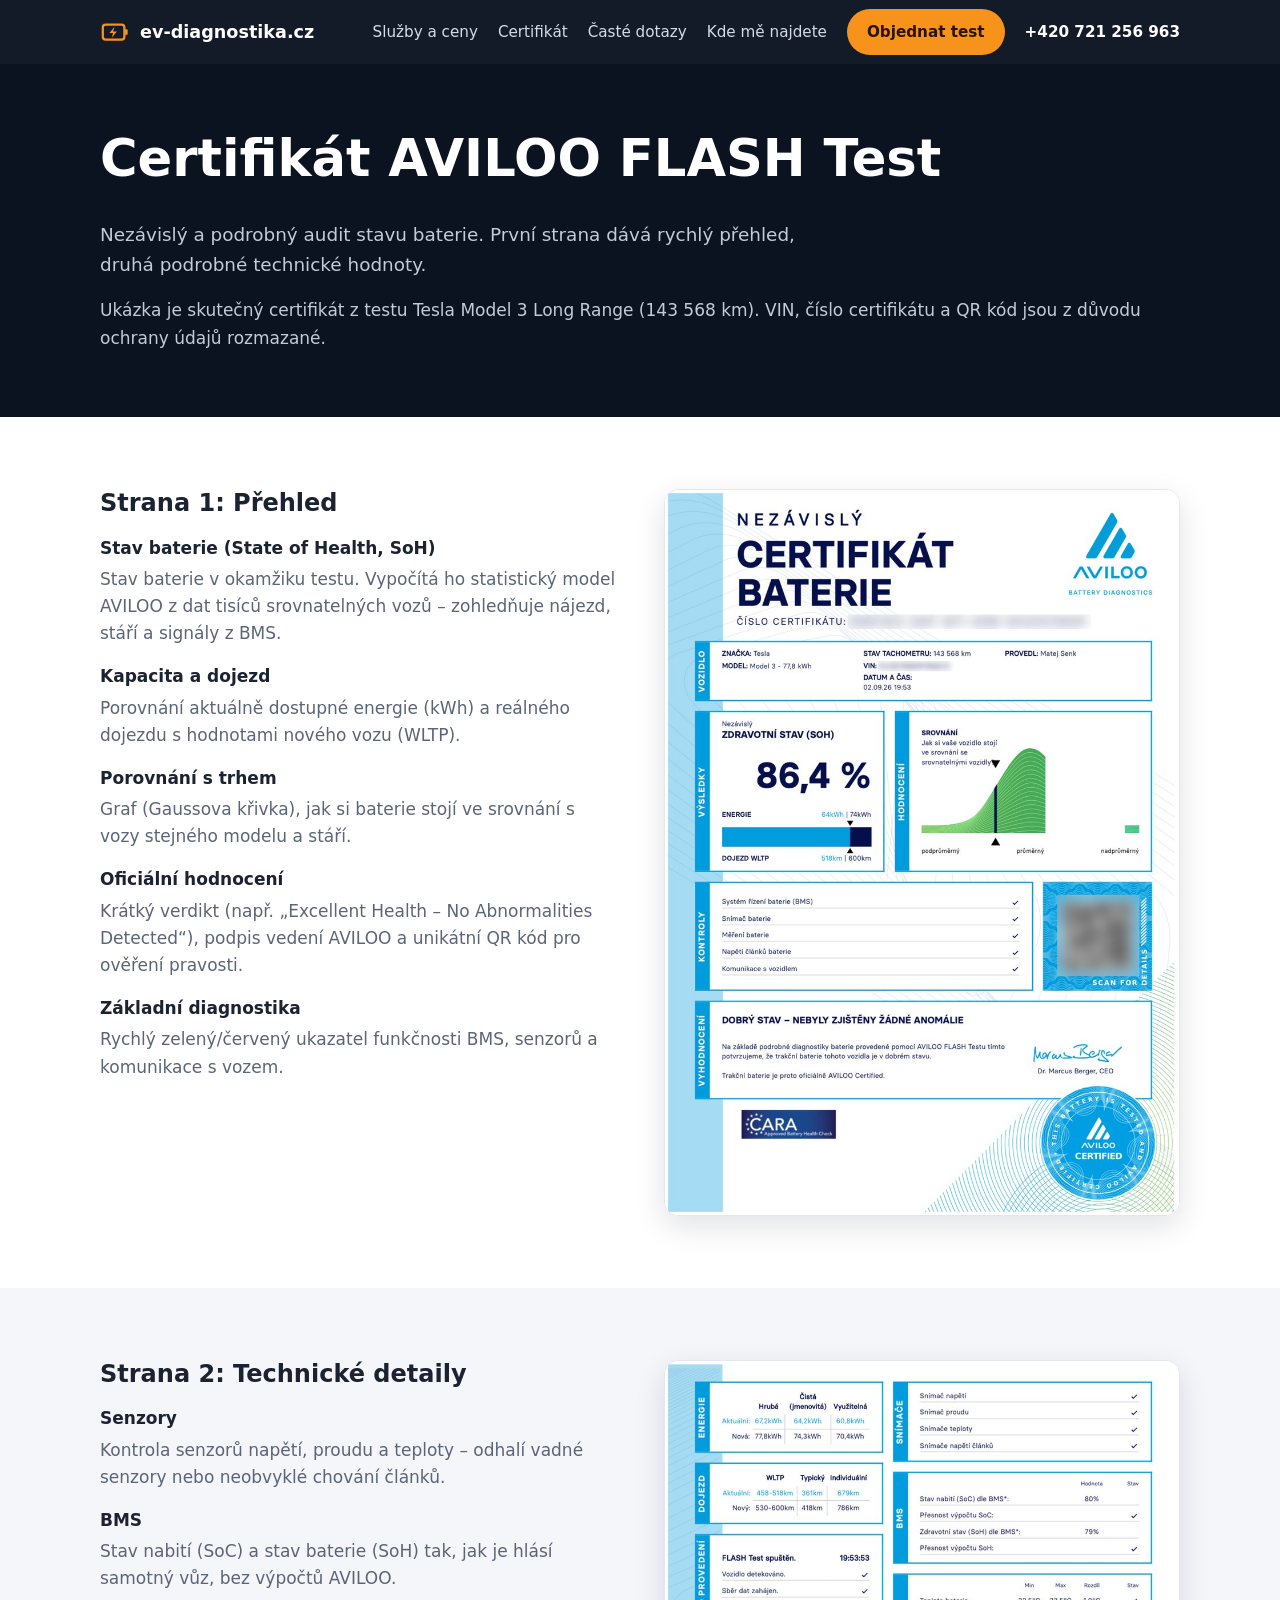
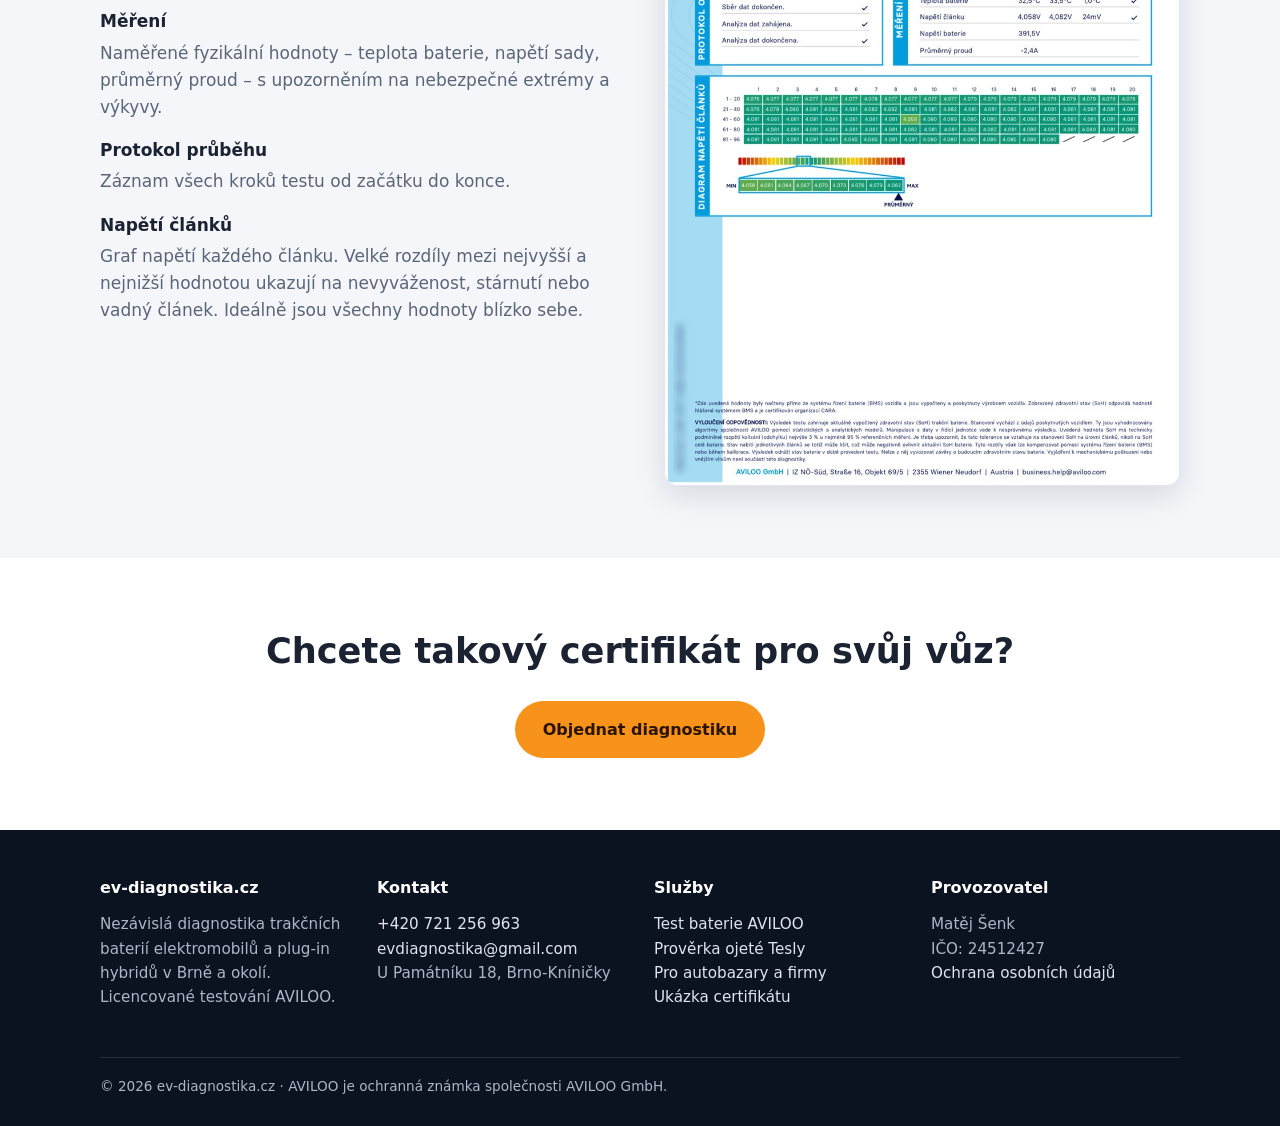
<file: certifikát/index.html>
<!DOCTYPE html><html lang="cs"><head><meta charset="utf-8"><title>Přesměrování…</title>
<link rel="canonical" href="https://ev-diagnostika.cz/certifikat/">
<meta http-equiv="refresh" content="0; url=../certifikat/"><meta name="robots" content="noindex"></head>
<body><a href="../certifikat/">Pokračovat na ukázku certifikátu</a></body></html>
</file>
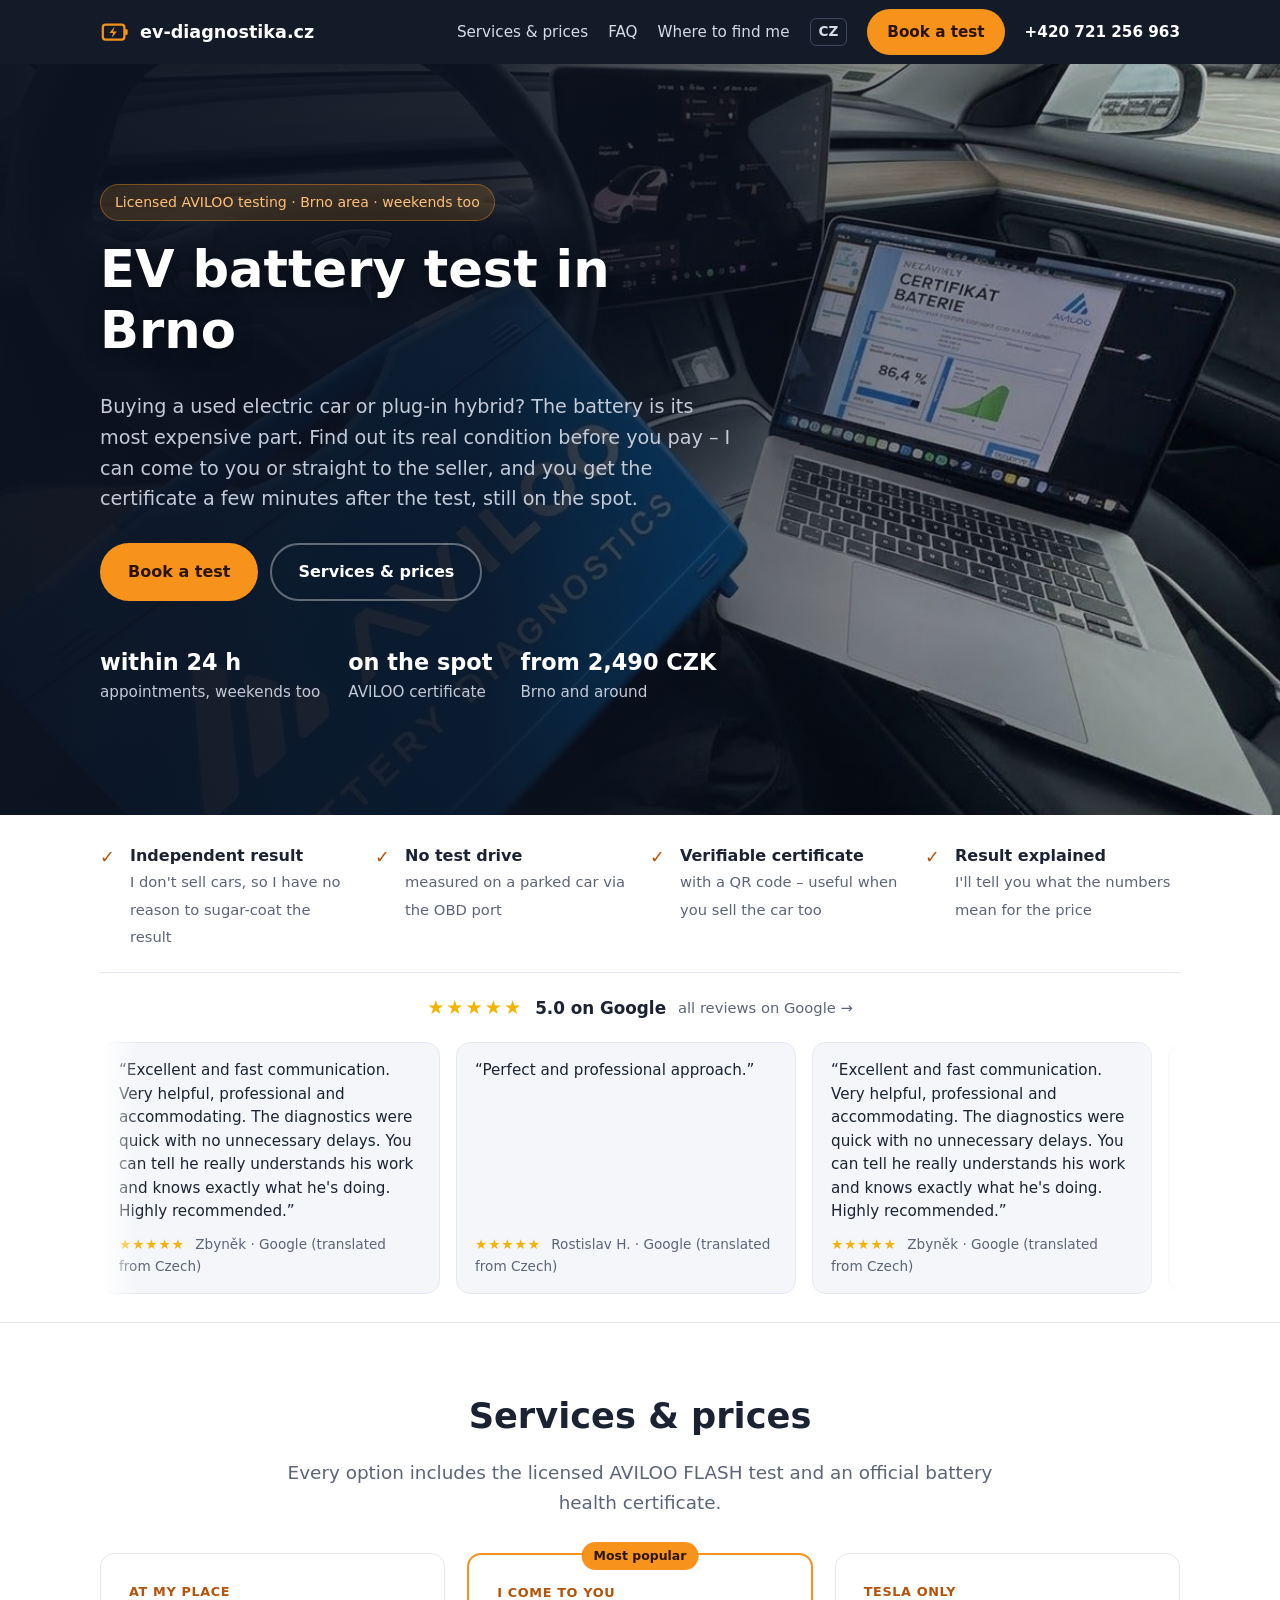
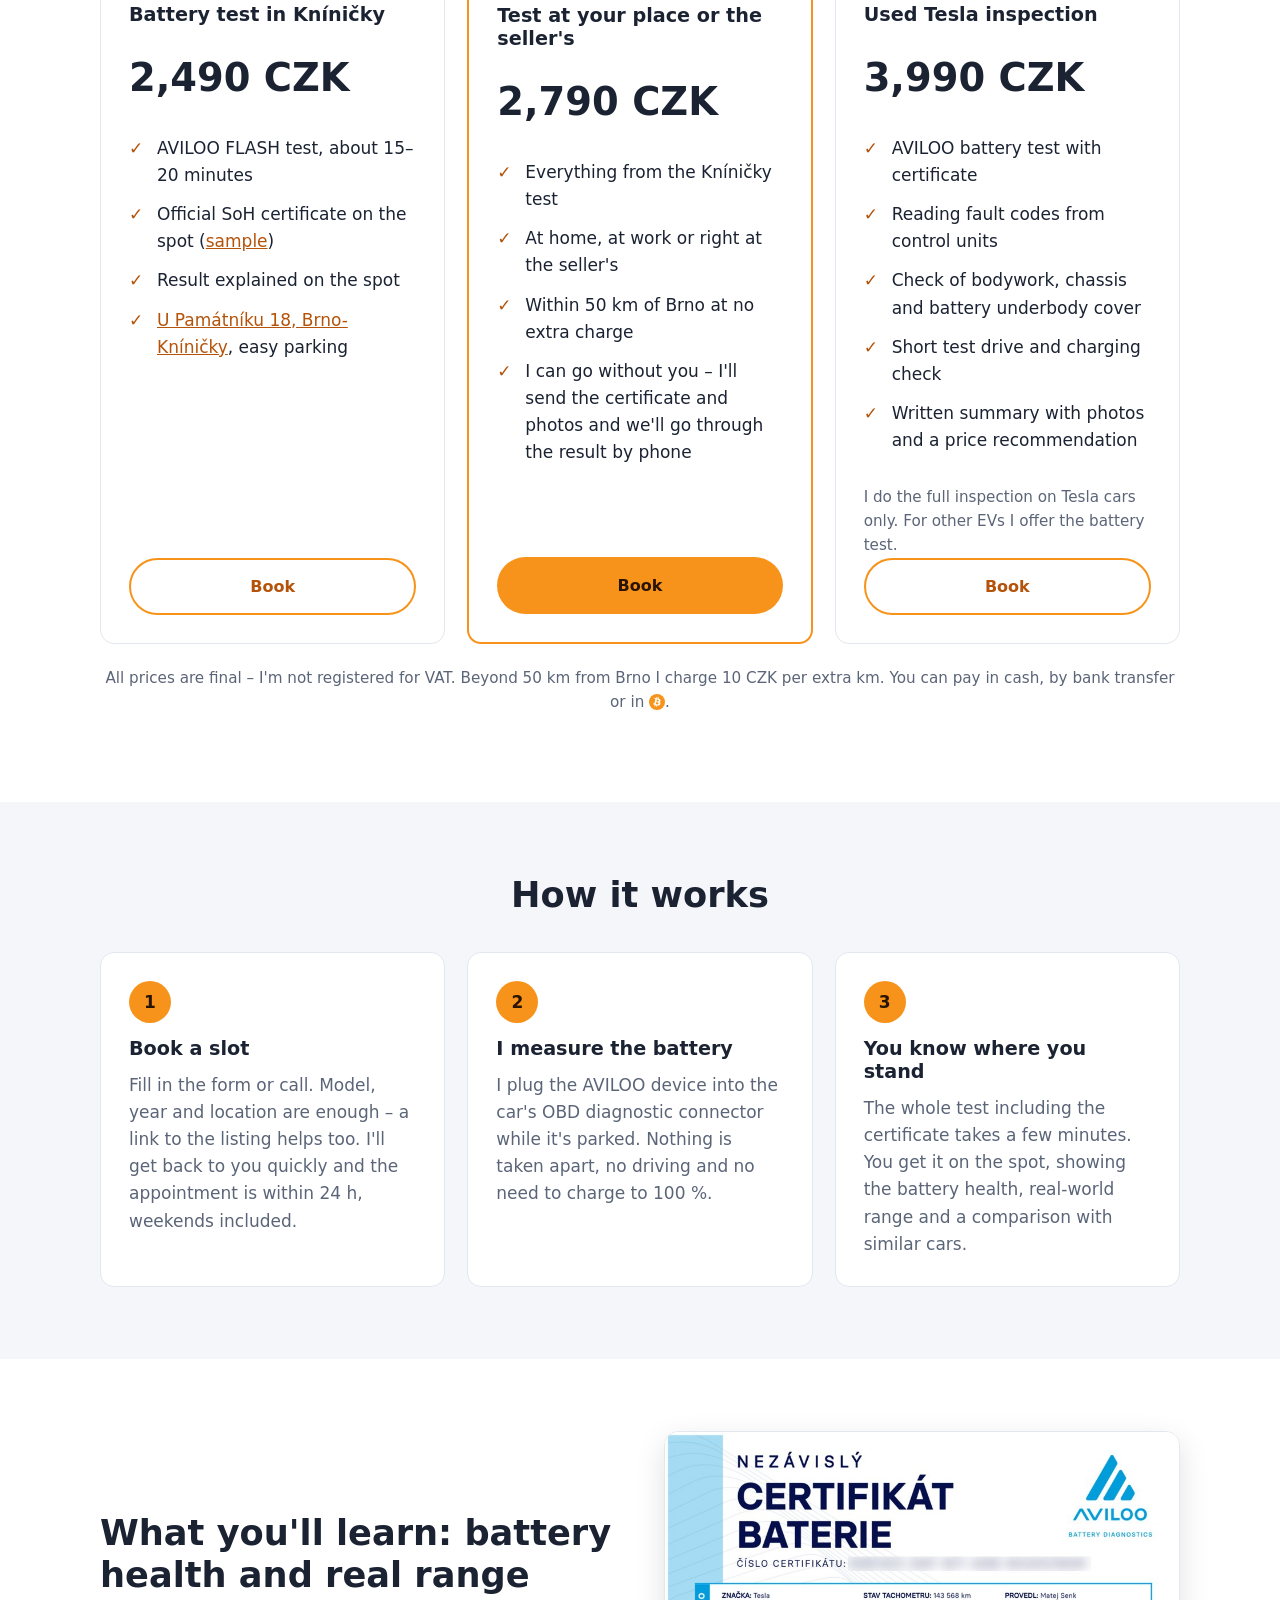
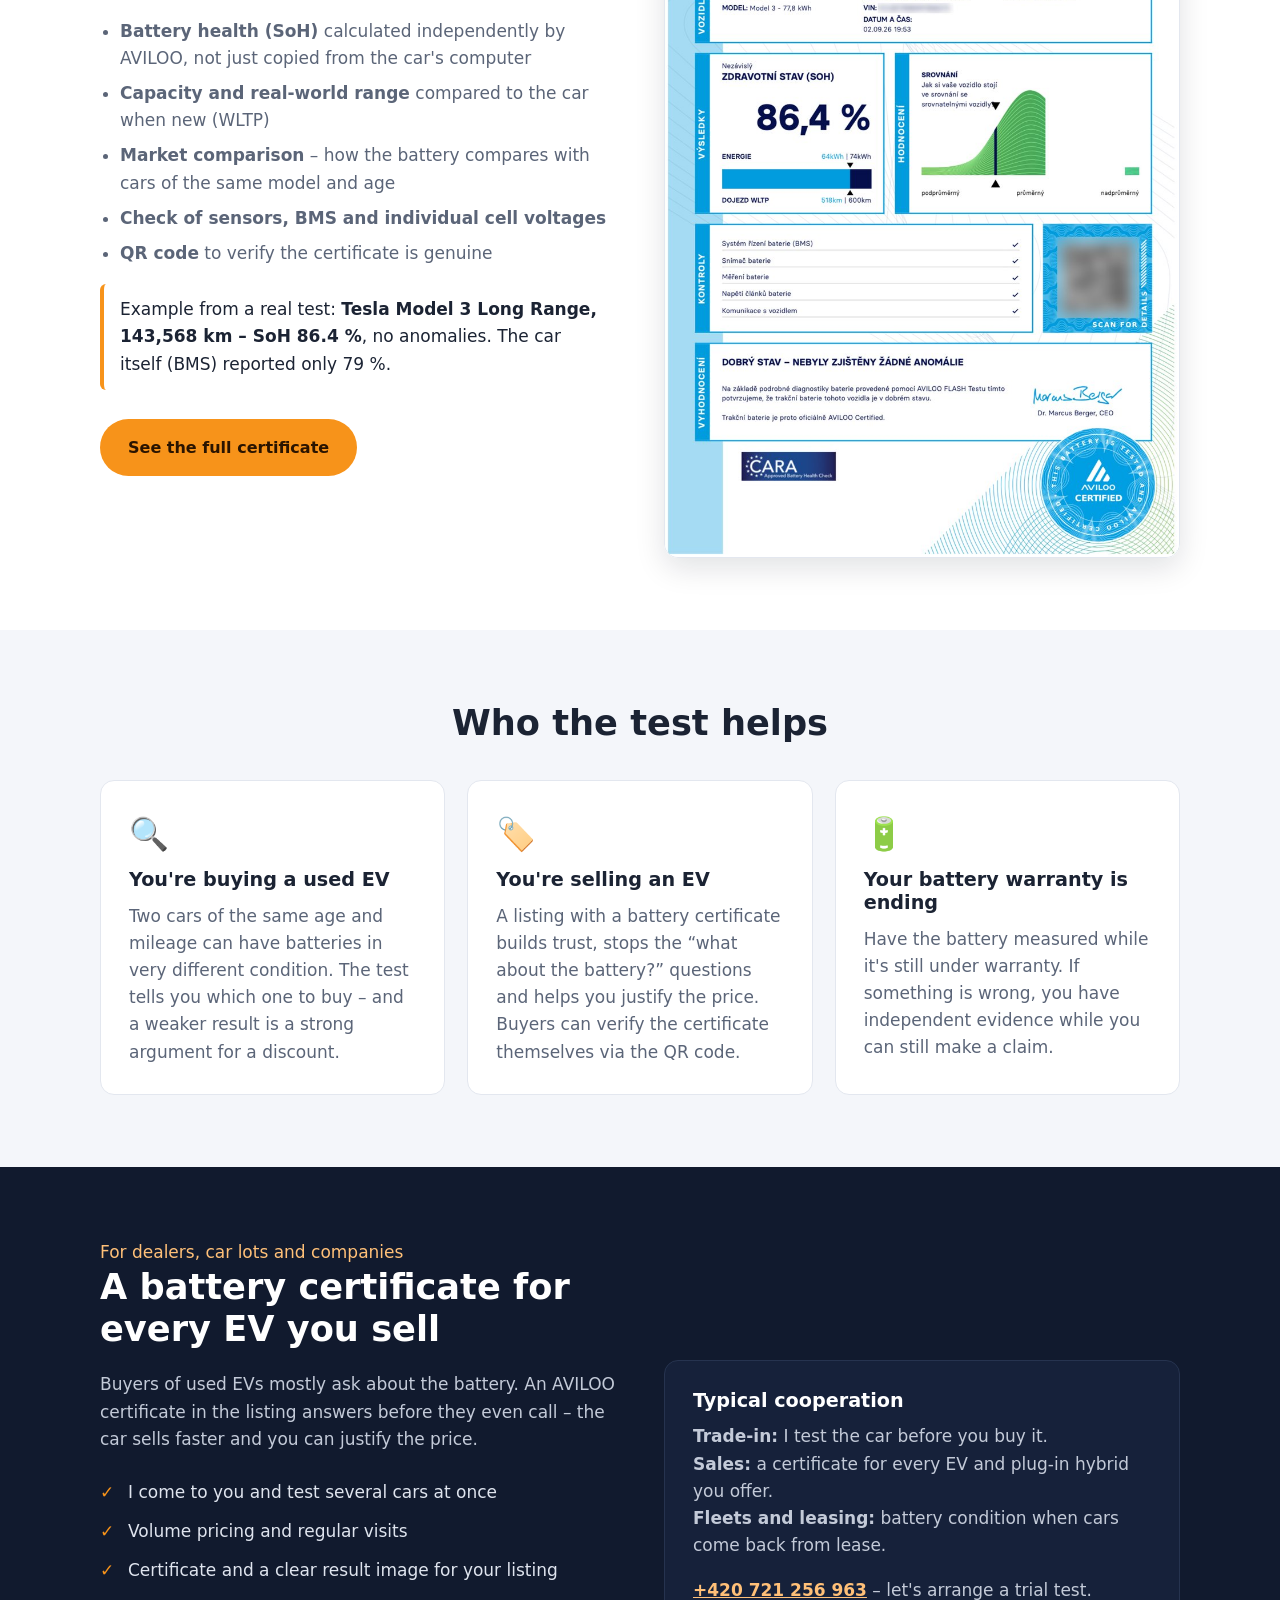
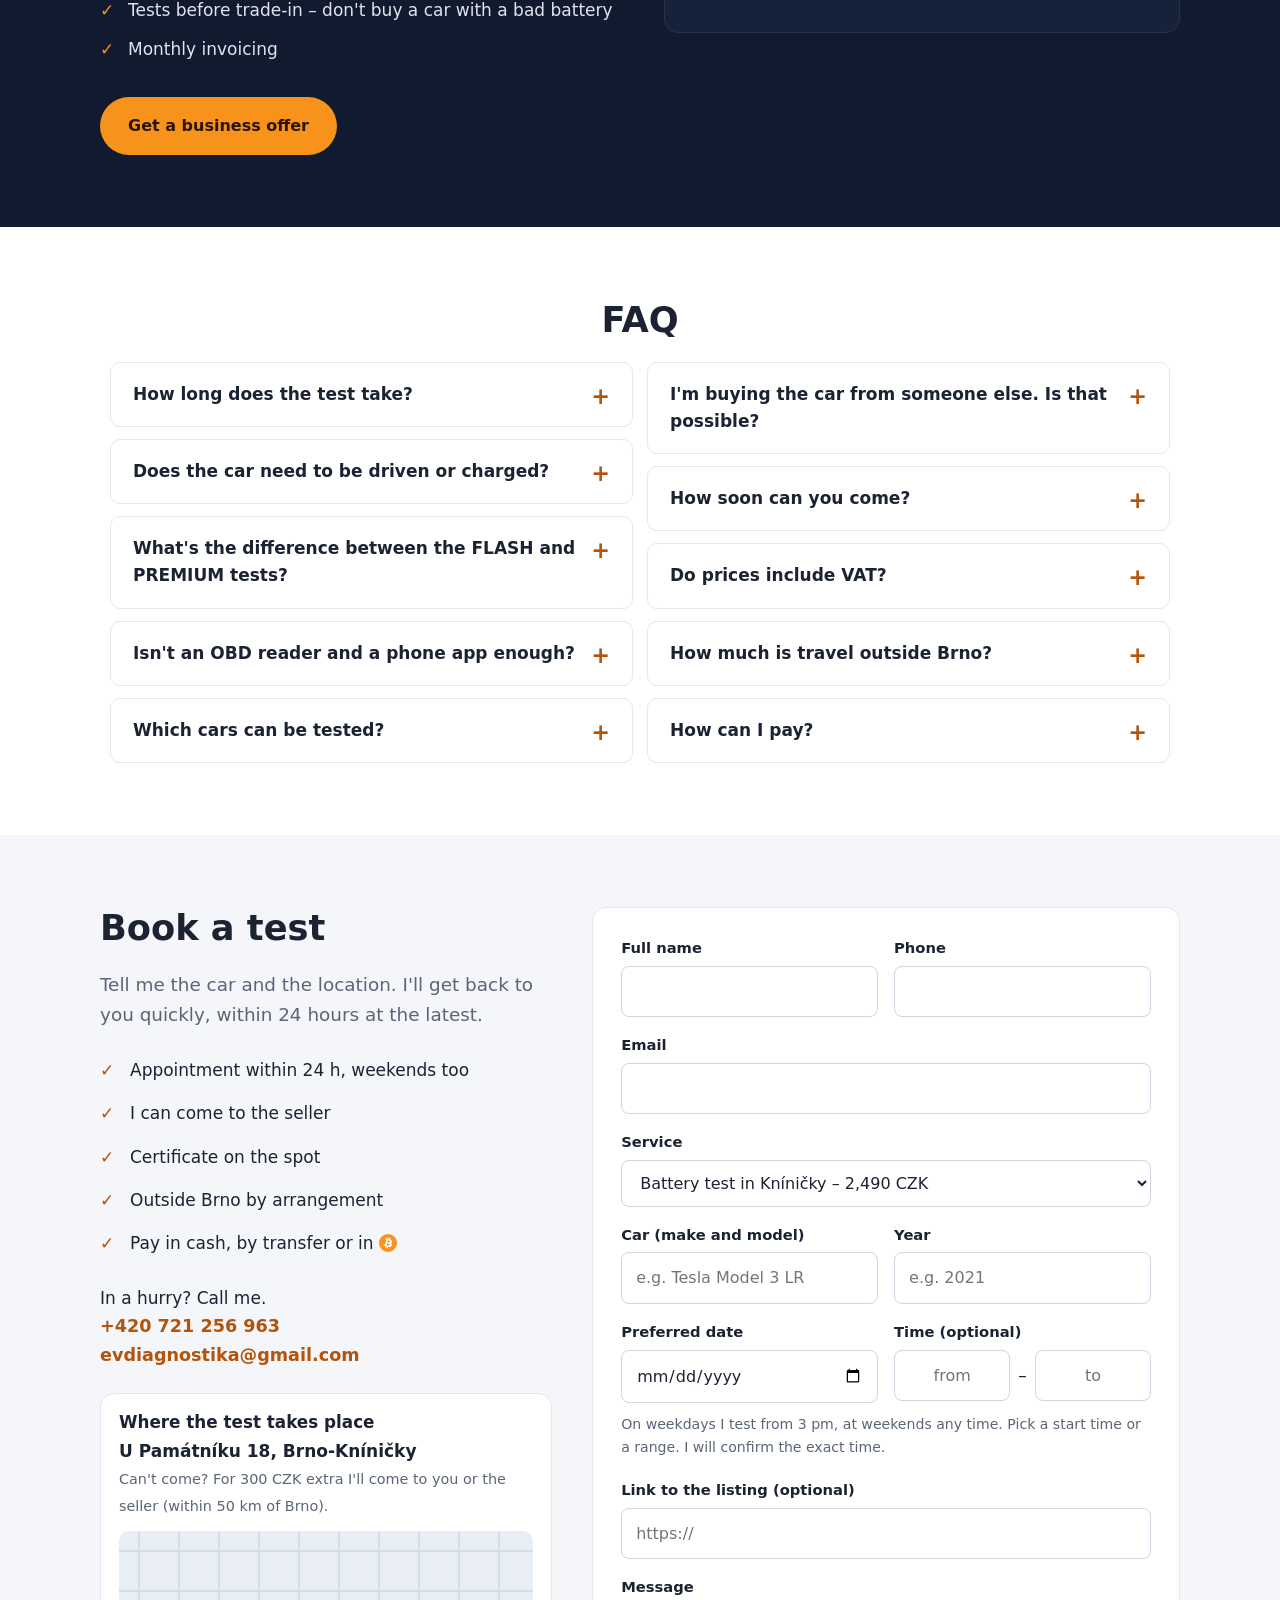
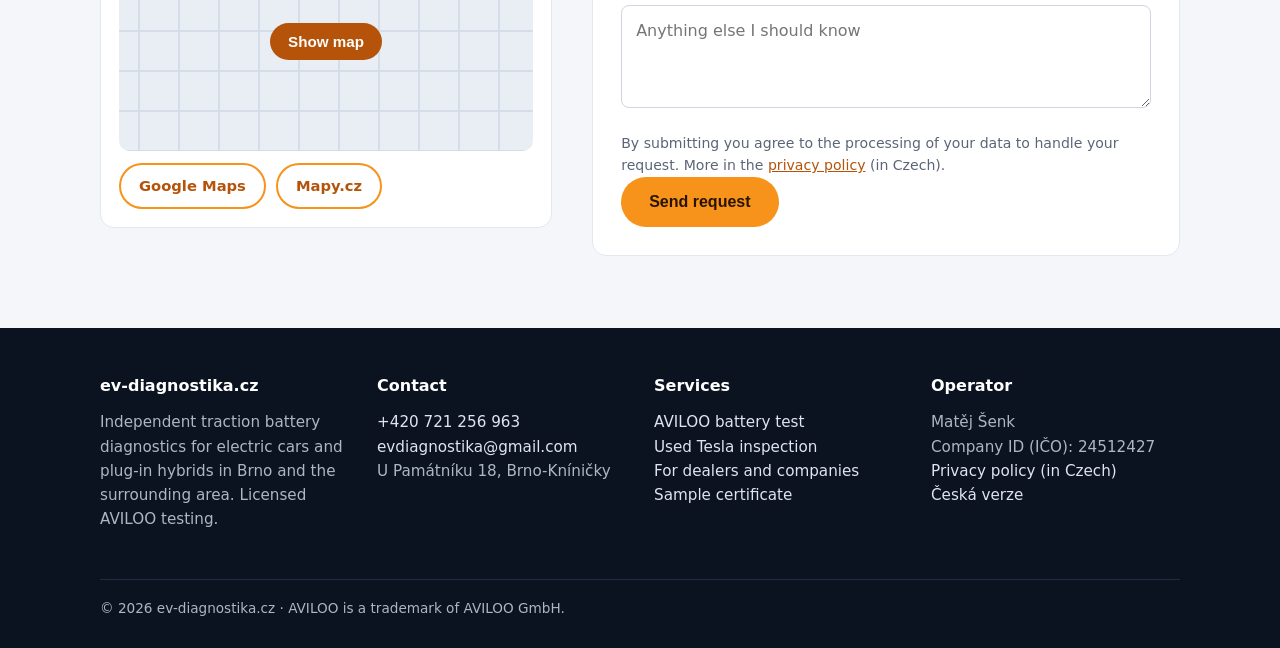
<file: en/index.html>
<!DOCTYPE html>
<html lang="en">
<head>
<meta charset="utf-8">
<meta name="viewport" content="width=device-width, initial-scale=1">
<title>EV Battery Test Brno – AVILOO Certificate | ev-diagnostika.cz</title>
<meta name="description" content="Independent battery health (SoH) test for used electric cars and plug-in hybrids in Brno. Licensed AVILOO FLASH test from 2,490 CZK, certificate on the spot. I can come to you or the seller. Used Tesla inspection.">
<link rel="canonical" href="https://ev-diagnostika.cz/en/">
<link rel="alternate" hreflang="cs" href="https://ev-diagnostika.cz/">
<link rel="alternate" hreflang="en" href="https://ev-diagnostika.cz/en/">
<link rel="alternate" hreflang="x-default" href="https://ev-diagnostika.cz/">
<meta property="og:type" content="website">
<meta property="og:title" content="EV battery test in Brno – AVILOO certificate on the spot">
<meta property="og:description" content="Buying a used electric car? Check the real battery health before you pay. I can come to you or to the seller.">
<meta property="og:url" content="https://ev-diagnostika.cz/en/">
<meta property="og:locale" content="en_GB">
<link rel="icon" href="../favicon.svg?v=2" type="image/svg+xml">
<link rel="icon" href="../favicon-32.png?v=2" sizes="32x32" type="image/png">
<link rel="apple-touch-icon" href="../apple-touch-icon.png?v=2">
<link rel="stylesheet" href="../css/style.css?v=e1abe7a3">
<script type="application/ld+json">
{
  "@context":"https://schema.org",
  "@type":"AutomotiveBusiness",
  "name":"ev-diagnostika.cz",
  "description":"Independent traction battery diagnostics for electric cars and plug-in hybrids in Brno – licensed AVILOO FLASH test and used Tesla pre-purchase inspection.",
  "url":"https://ev-diagnostika.cz/en/",
  "telephone":"+420721256963",
  "email":"evdiagnostika@gmail.com",
  "address":{"@type":"PostalAddress","streetAddress":"U Památníku 18","postalCode":"635 00","addressLocality":"Brno-Kníničky","addressRegion":"South Moravian Region","addressCountry":"CZ"},
  "areaServed":["Brno","South Moravian Region"],
  "founder":"Matěj Šenk",
  "priceRange":"2490–3990 CZK","openingHours":"Mo-Su",
  "makesOffer":[
    {"@type":"Offer","name":"AVILOO FLASH battery test – Brno-Kníničky","price":"2490","priceCurrency":"CZK"},
    {"@type":"Offer","name":"AVILOO FLASH battery test – mobile, Brno area","price":"2790","priceCurrency":"CZK"},
    {"@type":"Offer","name":"Used Tesla pre-purchase inspection","price":"3990","priceCurrency":"CZK"}
  ]
}
</script>
</head>
<body>
<header class="site-header">
  <div class="wrap">
    <a href="./" class="logo" aria-label="ev-diagnostika.cz – home">
      <svg viewBox="0 0 32 32" aria-hidden="true"><rect x="3" y="8" width="23" height="16" rx="3" fill="none" stroke="#f7931a" stroke-width="2.4"/><rect x="26" y="13" width="3.5" height="6" rx="1" fill="#f7931a"/><path d="M15.5 10.5 10 17h4l-1.5 5 5.5-6.5h-4z" fill="#f7931a"/></svg>
      ev-diagnostika.cz
    </a>
    <button class="nav-toggle" aria-label="Menu" aria-expanded="false">☰</button>
    <nav class="nav" aria-label="Main navigation">
      <a href="#services">Services &amp; prices</a>
      <a href="#faq">FAQ</a>
      <a href="#mapa">Where to find me</a>
      <a href="../" class="lang-switch" hreflang="cs" lang="cs">CZ</a>
      <a href="#order" class="btn btn-primary btn-sm">Book a test</a>
      <a href="tel:+420721256963" class="phone">+420 721 256 963</a>
    </nav>
  </div>
</header>

<main>
<section class="hero hero-bg">
  <div class="wrap hero-grid">
    <div>
    <span class="badge">Licensed AVILOO testing · Brno area · weekends too</span>
    <h1>EV battery test in Brno</h1>
    <p>Buying a used electric car or plug-in hybrid? The battery is its most expensive part. Find out its real condition before you pay – I can come to you or straight to the seller, and you get the certificate a few minutes after the test, still on the spot.</p>
    <div class="btns">
      <a href="#order" class="btn btn-primary">Book a test</a>
      <a href="#services" class="btn btn-ghost">Services &amp; prices</a>
    </div>
    <div class="hero-facts">
      <div><strong>within 24 h</strong>appointments, weekends too</div>
      <div><strong>on the spot</strong>AVILOO certificate</div>
      <div><strong>from 2,490 CZK</strong>Brno and around</div>
    </div>
    </div>
  </div>
</section>

<section class="trust-strip">
  <div class="wrap trust-grid">
    <div><strong>Independent result</strong><span>I don't sell cars, so I have no reason to sugar-coat the result</span></div>
    <div><strong>No test drive</strong><span>measured on a parked car via the OBD port</span></div>
    <div><strong>Verifiable certificate</strong><span>with a QR code – useful when you sell the car too</span></div>
    <div><strong>Result explained</strong><span>I'll tell you what the numbers mean for the price</span></div>
  </div>
  <div class="wrap">
    <a class="g-reviews" href="https://www.google.com/maps/search/?api=1&amp;query=EV%20diagnostika&amp;query_place_id=ChIJnS0VTvaXEkcRhgIgC7ucUMw" target="_blank" rel="noopener">
      <span class="g-stars" aria-hidden="true">★★★★★</span>
      <strong>5.0 on Google</strong>
      <span class="g-more">all reviews on Google →</span>
    </a>
    <div class="g-quotes">
      <div class="g-track">
      <blockquote>
        <p>“Excellent and fast communication. Very helpful, professional and accommodating. The diagnostics were quick with no unnecessary delays. You can tell he really understands his work and knows exactly what he's doing. Highly recommended.”</p>
        <footer><span class="g-stars" aria-label="5 stars">★★★★★</span> Zbyněk · Google (translated from Czech)</footer>
      </blockquote>
      <blockquote>
        <p>“Perfect and professional approach.”</p>
        <footer><span class="g-stars" aria-label="5 stars">★★★★★</span> Rostislav H. · Google (translated from Czech)</footer>
      </blockquote>
      </div>
    </div>
  </div>
</section>

<section id="services">
  <div class="wrap">
    <h2 class="center">Services &amp; prices</h2>
    <p class="lead center">Every option includes the licensed AVILOO FLASH test and an official battery health certificate.</p>
    <div class="grid grid-3 pricing" style="margin-top:36px">
      <div class="card price-card">
        <span class="tag">At my place</span>
        <h3>Battery test in Kníničky</h3>
        <div class="price">2,490 CZK</div>
        <ul>
          <li>AVILOO FLASH test, about 15–20 minutes</li>
          <li>Official SoH certificate on the spot (<a href="../certifikat/">sample</a>)</li>
          <li>Result explained on the spot</li>
          <li><a href="#map">U Památníku 18, Brno-Kníničky</a>, easy parking</li>
        </ul>
        <a href="#order" class="btn btn-outline" data-package="0">Book</a>
      </div>
      <div class="card price-card featured">
        <span class="badge-top">Most popular</span>
        <span class="tag">I come to you</span>
        <h3>Test at your place or the seller's</h3>
        <div class="price">2,790 CZK</div>
        <ul>
          <li>Everything from the Kníničky test</li>
          <li>At home, at work or right at the seller's</li>
          <li>Within 50 km of Brno at no extra charge</li>
          <li>I can go without you – I'll send the certificate and photos and we'll go through the result by phone</li>
        </ul>
        <a href="#order" class="btn btn-primary" data-package="1">Book</a>
      </div>
      <div class="card price-card">
        <span class="tag">Tesla only</span>
        <h3>Used Tesla inspection</h3>
        <div class="price">3,990 CZK</div>
        <ul>
          <li>AVILOO battery test with certificate</li>
          <li>Reading fault codes from control units</li>
          <li>Check of bodywork, chassis and battery underbody cover</li>
          <li>Short test drive and charging check</li>
          <li>Written summary with photos and a price recommendation</li>
        </ul>
        <p class="note">I do the full inspection on Tesla cars only. For other EVs I offer the battery test.</p>
        <a href="#order" class="btn btn-outline" data-package="2">Book</a>
      </div>
    </div>
    <p class="note center">All prices are final – I'm not registered for VAT. Beyond 50 km from Brno I charge 10 CZK per extra km. You can pay in cash, by bank transfer or <span class="btc-word">in&nbsp;<img class="btc-b" src="../img/bitcoin.svg" alt="Bitcoin" title="Bitcoin" width="16" height="16"></span>.</p>
  </div>
</section>

<section class="section-light">
  <div class="wrap">
    <h2 class="center">How it works</h2>
    <div class="grid grid-3" style="margin-top:36px">
      <div class="card">
        <div class="step-num">1</div>
        <h3>Book a slot</h3>
        <p>Fill in the form or call. Model, year and location are enough – a link to the listing helps too. I'll get back to you quickly and the appointment is within 24 h, weekends included.</p>
      </div>
      <div class="card">
        <div class="step-num">2</div>
        <h3>I measure the battery</h3>
        <p>I plug the AVILOO device into the car's OBD diagnostic connector while it's parked. Nothing is taken apart, no driving and no need to charge to 100 %.</p>
      </div>
      <div class="card">
        <div class="step-num">3</div>
        <h3>You know where you stand</h3>
        <p>The whole test including the certificate takes a few minutes. You get it on the spot, showing the battery health, real-world range and a comparison with similar cars.</p>
      </div>
    </div>
  </div>
</section>

<section id="what">
  <div class="wrap grid grid-2" style="align-items:center;gap:48px">
    <div>
      <h2>What you'll learn: battery health and real range</h2>
      <ul class="cert-list">
        <li><strong>Battery health (SoH)</strong> calculated independently by AVILOO, not just copied from the car's computer</li>
        <li><strong>Capacity and real-world range</strong> compared to the car when new (WLTP)</li>
        <li><strong>Market comparison</strong> – how the battery compares with cars of the same model and age</li>
        <li><strong>Check of sensors, BMS and individual cell voltages</strong></li>
        <li><strong>QR code</strong> to verify the certificate is genuine</li>
      </ul>
      <p class="example">Example from a real test: <strong>Tesla Model 3 Long Range, 143,568 km – SoH 86.4 %</strong>, no anomalies. The car itself (BMS) reported only 79 %.</p>
      <a href="../certifikat/" class="btn btn-primary" style="margin-top:12px">See the full certificate</a>
    </div>
    <a href="../certifikat/"><img class="cert-img" src="../img/certifikat-1.jpg" alt="First page of a sample AVILOO FLASH Test certificate showing battery health" loading="lazy" width="900" height="1269"></a>
  </div>
</section>

<section class="audience section-light">
  <div class="wrap">
    <h2 class="center">Who the test helps</h2>
    <div class="grid grid-3" style="margin-top:36px">
      <div class="card">
        <div class="icon">🔍</div>
        <h3>You're buying a used EV</h3>
        <p>Two cars of the same age and mileage can have batteries in very different condition. The test tells you which one to buy – and a weaker result is a strong argument for a discount.</p>
      </div>
      <div class="card">
        <div class="icon">🏷️</div>
        <h3>You're selling an EV</h3>
        <p>A listing with a battery certificate builds trust, stops the “what about the battery?” questions and helps you justify the price. Buyers can verify the certificate themselves via the QR code.</p>
      </div>
      <div class="card">
        <div class="icon">🔋</div>
        <h3>Your battery warranty is ending</h3>
        <p>Have the battery measured while it's still under warranty. If something is wrong, you have independent evidence while you can still make a claim.</p>
      </div>
    </div>
  </div>
</section>

<section id="dealers" class="b2b">
  <div class="wrap grid grid-2" style="align-items:center;gap:48px">
    <div>
      <span class="tag" style="color:#ffc078">For dealers, car lots and companies</span>
      <h2>A battery certificate for every EV you sell</h2>
      <p>Buyers of used EVs mostly ask about the battery. An AVILOO certificate in the listing answers before they even call – the car sells faster and you can justify the price.</p>
      <ul class="check-list">
        <li>I come to you and test several cars at once</li>
        <li>Volume pricing and regular visits</li>
        <li>Certificate and a clear result image for your listing</li>
        <li>Tests before trade-in – don't buy a car with a bad battery</li>
        <li>Monthly invoicing</li>
      </ul>
      <a href="#order" class="btn btn-primary" data-package="3">Get a business offer</a>
    </div>
    <div class="card b2b-card">
      <h3>Typical cooperation</h3>
      <p><strong>Trade-in:</strong> I test the car before you buy it.</p>
      <p><strong>Sales:</strong> a certificate for every EV and plug-in hybrid you offer.</p>
      <p><strong>Fleets and leasing:</strong> battery condition when cars come back from lease.</p>
      <p style="margin-top:18px"><a href="tel:+420721256963"><strong>+420 721 256 963</strong></a> – let's arrange a trial test.</p>
    </div>
  </div>
</section>

<section id="faq" class="faq">
  <div class="wrap" style="max-width:1100px">
    <h2 class="center">FAQ</h2>
    <div class="faq-grid">
      <div class="faq-col">
      <details>
        <summary>How long does the test take?</summary>
        <p>The AVILOO FLASH measurement itself takes just a few minutes; the whole visit including setup is about 15–20 minutes. The certificate is ready a few minutes after the measurement, so you get it on the spot.</p>
      </details>
      <details>
        <summary>Does the car need to be driven or charged?</summary>
        <p>No. The FLASH test is done on a parked car via the OBD diagnostic port. There's no need to charge the battery to 100 % or run it down.</p>
      </details>
      <details>
        <summary>What's the difference between the FLASH and PREMIUM tests?</summary>
        <p><strong>FLASH</strong> is a quick test on a parked car – the measurement takes a few minutes and you get the certificate on the spot. According to AVILOO it is accurate to about ±3 % compared with the PREMIUM test. For deciding whether to buy a used car it's enough in most cases.</p>
        <p><strong>PREMIUM</strong> is AVILOO's most detailed test. The battery is measured while driving as it gradually discharges from a high to a low state of charge, and the certificate arrives within 2 working days. It's useful for example in a dispute about the battery or when FLASH shows something suspicious. I don't offer it as standard yet – if you're interested, get in touch and we'll arrange it individually.</p>
      </details>
      <details>
        <summary>Isn't an OBD reader and a phone app enough?</summary>
        <p>The app shows the value the car calculates itself (BMS) – that's the manufacturer's estimate and may not match reality. AVILOO calculates battery health independently using data from thousands of comparable cars, checks individual cells too and issues a certificate that buyers or sellers can verify via QR code.</p>
      </details>
      <details>
        <summary>Which cars can be tested?</summary>
        <p>Most electric cars and plug-in hybrids. Mild hybrids can't be tested. You'll find the list of supported models in the <a href="https://aviloo.link/database" target="_blank" rel="noopener">AVILOO database</a> – or send me the model and year and I'll check for you.</p>
      </details>
      </div>
      <div class="faq-col">
      <details>
        <summary>I'm buying the car from someone else. Is that possible?</summary>
        <p>Yes, that's the most common case. I come straight to the seller – they just need to agree to the diagnostics being connected. If you can't be there, I'll test the car without you and we'll go through the result by phone.</p>
      </details>
      <details>
        <summary>How soon can you come?</summary>
        <p>Usually the next day, weekends included. If you're in a hurry because someone else is interested in the car, call me – it's often possible the same day.</p>
      </details>
      <details>
        <summary>Do prices include VAT?</summary>
        <p>I'm not registered for VAT, so the prices shown are final. Nothing is added on top.</p>
      </details>
      <details>
        <summary>How much is travel outside Brno?</summary>
        <p>Travel within 50 km of Brno is included. Beyond that I charge 10 CZK per extra kilometre – I'll tell you the price in advance.</p>
      </details>
      <details>
        <summary>How can I pay?</summary>
        <p>Cash, bank transfer or <span class="btc-word"><img class="btc-b" src="../img/bitcoin.svg" alt="Bitcoin" title="Bitcoin" width="16" height="16">&nbsp;–</span> whichever you prefer.</p>
      </details>
      </div>
    </div>
  </div>
</section>

<section id="order" class="section-light">
  <div class="wrap contact-grid">
    <div class="contact-info">
      <h2>Book a test</h2>
      <p class="lead">Tell me the car and the location. I'll get back to you quickly, within 24 hours at the latest.</p>
      <ul>
        <li>Appointment within 24 h, weekends too</li>
        <li>I can come to the seller</li>
        <li>Certificate on the spot</li>
        <li>Outside Brno by arrangement</li>
        <li>Pay in cash, by transfer or <span class="btc-word">in&nbsp;<img class="btc-b" src="../img/bitcoin.svg" alt="Bitcoin" title="Bitcoin" width="16" height="16"></span></li>
      </ul>
      <p class="contact-direct">In a hurry? Call me.<br><a href="tel:+420721256963">+420 721 256 963</a><br><a href="mailto:evdiagnostika@gmail.com">evdiagnostika@gmail.com</a></p>
      <div class="map-card" id="map">
        <h3>Where the test takes place</h3>
        <p><strong>U Památníku 18, Brno-Kníničky</strong><br><span class="muted">Can't come? For 300 CZK extra I'll come to you or the seller (within 50 km of Brno).</span></p>
        <div class="map-frame" data-src="https://www.google.com/maps?q=49.2351343,16.5254081&amp;z=17&amp;hl=en&amp;output=embed">
          <button type="button" class="map-load">Show map</button>
        </div>
        <div class="map-links">
          <a href="https://maps.app.goo.gl/7tdb4FNF4qSEf51BA" target="_blank" rel="noopener" class="btn btn-outline btn-sm">Google Maps</a>
          <a href="https://mapy.cz/zakladni?q=U%20Pam%C3%A1tn%C3%ADku%2018%2C%20Brno-Kn%C3%ADni%C4%8Dky" target="_blank" rel="noopener" class="btn btn-outline btn-sm">Mapy.cz</a>
        </div>
      </div>
    </div>
    <div class="card">
      <form id="order-form" action="https://api.web3forms.com/submit" method="POST">
        <input type="hidden" name="access_key" value="e40f4359-14de-4564-9b76-1c5ee3d3490b">
        <input type="hidden" name="subject" value="New inquiry (EN) – ev-diagnostika.cz">
        <input type="hidden" name="from_name" value="Web ev-diagnostika.cz">
        <input type="checkbox" name="botcheck" style="display:none" tabindex="-1" autocomplete="off">
        <div class="row">
          <div class="field"><label for="f-name">Full name</label><input id="f-name" name="name" required autocomplete="name"></div>
          <div class="field"><label for="f-phone">Phone</label><input id="f-phone" name="phone" type="tel" required autocomplete="tel"></div>
        </div>
        <div class="field"><label for="f-email">Email</label><input id="f-email" name="email" type="email" required autocomplete="email"></div>
        <div class="field">
          <label for="f-package">Service</label>
          <select id="f-package" name="service" required>
            <option value="Test v Kníničkách (2 490 Kč)">Battery test in Kníničky – 2,490 CZK</option>
            <option value="Test u zákazníka / u prodejce (2 790 Kč)">Test at your place or the seller's – 2,790 CZK</option>
            <option value="Prověrka ojeté Tesly (3 990 Kč)">Used Tesla inspection – 3,990 CZK</option>
            <option value="Nabídka pro firmu / autobazar">Business / dealer offer</option>
          </select>
        </div>
        <div class="row">
          <div class="field"><label for="f-car">Car (make and model)</label><input id="f-car" name="car" required placeholder="e.g. Tesla Model 3 LR"></div>
          <div class="field"><label for="f-year">Year</label><input id="f-year" name="year" inputmode="numeric" placeholder="e.g. 2021"></div>
        </div>
        <div class="row">
          <div class="field"><label for="f-date">Preferred date</label><input id="f-date" name="date" type="date"></div>
          <div class="field"><label for="f-time">Time (optional)</label>
            <div class="time-range"><input id="f-time" name="time_from" type="time" step="900" aria-label="Time from"><span aria-hidden="true">–</span><input id="f-time-to" name="time_to" type="time" step="900" aria-label="Time to"></div>
          </div>
        </div>
        <p class="field-note">On weekdays I test from 3 pm, at weekends any time. Pick a start time or a range. I will confirm the exact time.</p>
        <p class="field-note field-warn" id="time-warn" hidden>On weekdays I am available from 3 pm. Please pick a later time or a weekend.</p>
        <div class="field" id="place-field" hidden><label for="f-place">Test location</label><input id="f-place" name="location" placeholder="address or town" disabled></div>
        <div class="field"><label for="f-link">Link to the listing (optional)</label><input id="f-link" name="listing" type="url" placeholder="https://"></div>
        <div class="field"><label for="f-msg">Message</label><textarea id="f-msg" name="message" rows="3" placeholder="Anything else I should know"></textarea></div>
        <p class="consent">By submitting you agree to the processing of your data to handle your request. More in the <a href="../ochrana-osobnich-udaju/" hreflang="cs">privacy policy</a> (in Czech).</p>
        <button type="submit" class="btn btn-primary">Send request</button>
        <p class="form-msg" id="form-msg" role="status"></p>
      </form>
    </div>
  </div>
</section>
</main>

<dialog id="thanks" class="thanks" aria-labelledby="thanks-title">
  <div class="thanks-icon" aria-hidden="true">✓</div>
  <h2 id="thanks-title">Thank you, your request has arrived</h2>
  <p id="thanks-summary" class="thanks-summary"></p>
  <p>I'll get back to you as soon as possible, within 24 hours at the latest, to arrange a date. In a hurry? Call <a href="tel:+420721256963" style="white-space:nowrap">+420 721 256 963</a>.</p>
  <div class="thanks-links">
    <a href="../certifikat/" class="btn btn-outline btn-sm">Sample certificate</a>
    <a href="https://maps.app.goo.gl/7tdb4FNF4qSEf51BA" target="_blank" rel="noopener" class="btn btn-outline btn-sm" id="thanks-map">Where the test takes place (map)</a>
  </div>
  <button type="button" class="btn btn-primary thanks-close">Close</button>
</dialog>

<footer class="site-footer">
  <div class="wrap">
    <div class="footer-grid">
      <div>
        <h3>ev-diagnostika.cz</h3>
        <p>Independent traction battery diagnostics for electric cars and plug-in hybrids in Brno and the surrounding area. Licensed AVILOO testing.</p>
      </div>
      <div>
        <h3>Contact</h3>
        <p><a href="tel:+420721256963">+420 721 256 963</a><br><a href="mailto:evdiagnostika@gmail.com">evdiagnostika@gmail.com</a><br>U Památníku 18, Brno-Kníničky</p>
      </div>
      <div>
        <h3>Services</h3>
        <p><a href="#services">AVILOO battery test</a><br><a href="#services">Used Tesla inspection</a><br><a href="#dealers">For dealers and companies</a><br><a href="../certifikat/">Sample certificate</a></p>
      </div>
      <div>
        <h3>Operator</h3>
        <p>Matěj Šenk<br>Company ID (IČO): 24512427<br><a href="../ochrana-osobnich-udaju/" hreflang="cs">Privacy policy (in Czech)</a><br><a href="../" hreflang="cs" lang="cs">Česká verze</a></p>
      </div>
    </div>
    <div class="footer-bottom">© <span id="year">2026</span> ev-diagnostika.cz · AVILOO is a trademark of AVILOO GmbH.</div>
  </div>
</footer>
<a href="tel:+420721256963" class="call-fab" aria-label="Call">📞 Call</a>
<script src="../js/main.js?v=7e3792eb" defer></script>

</body>
</html>
</file>
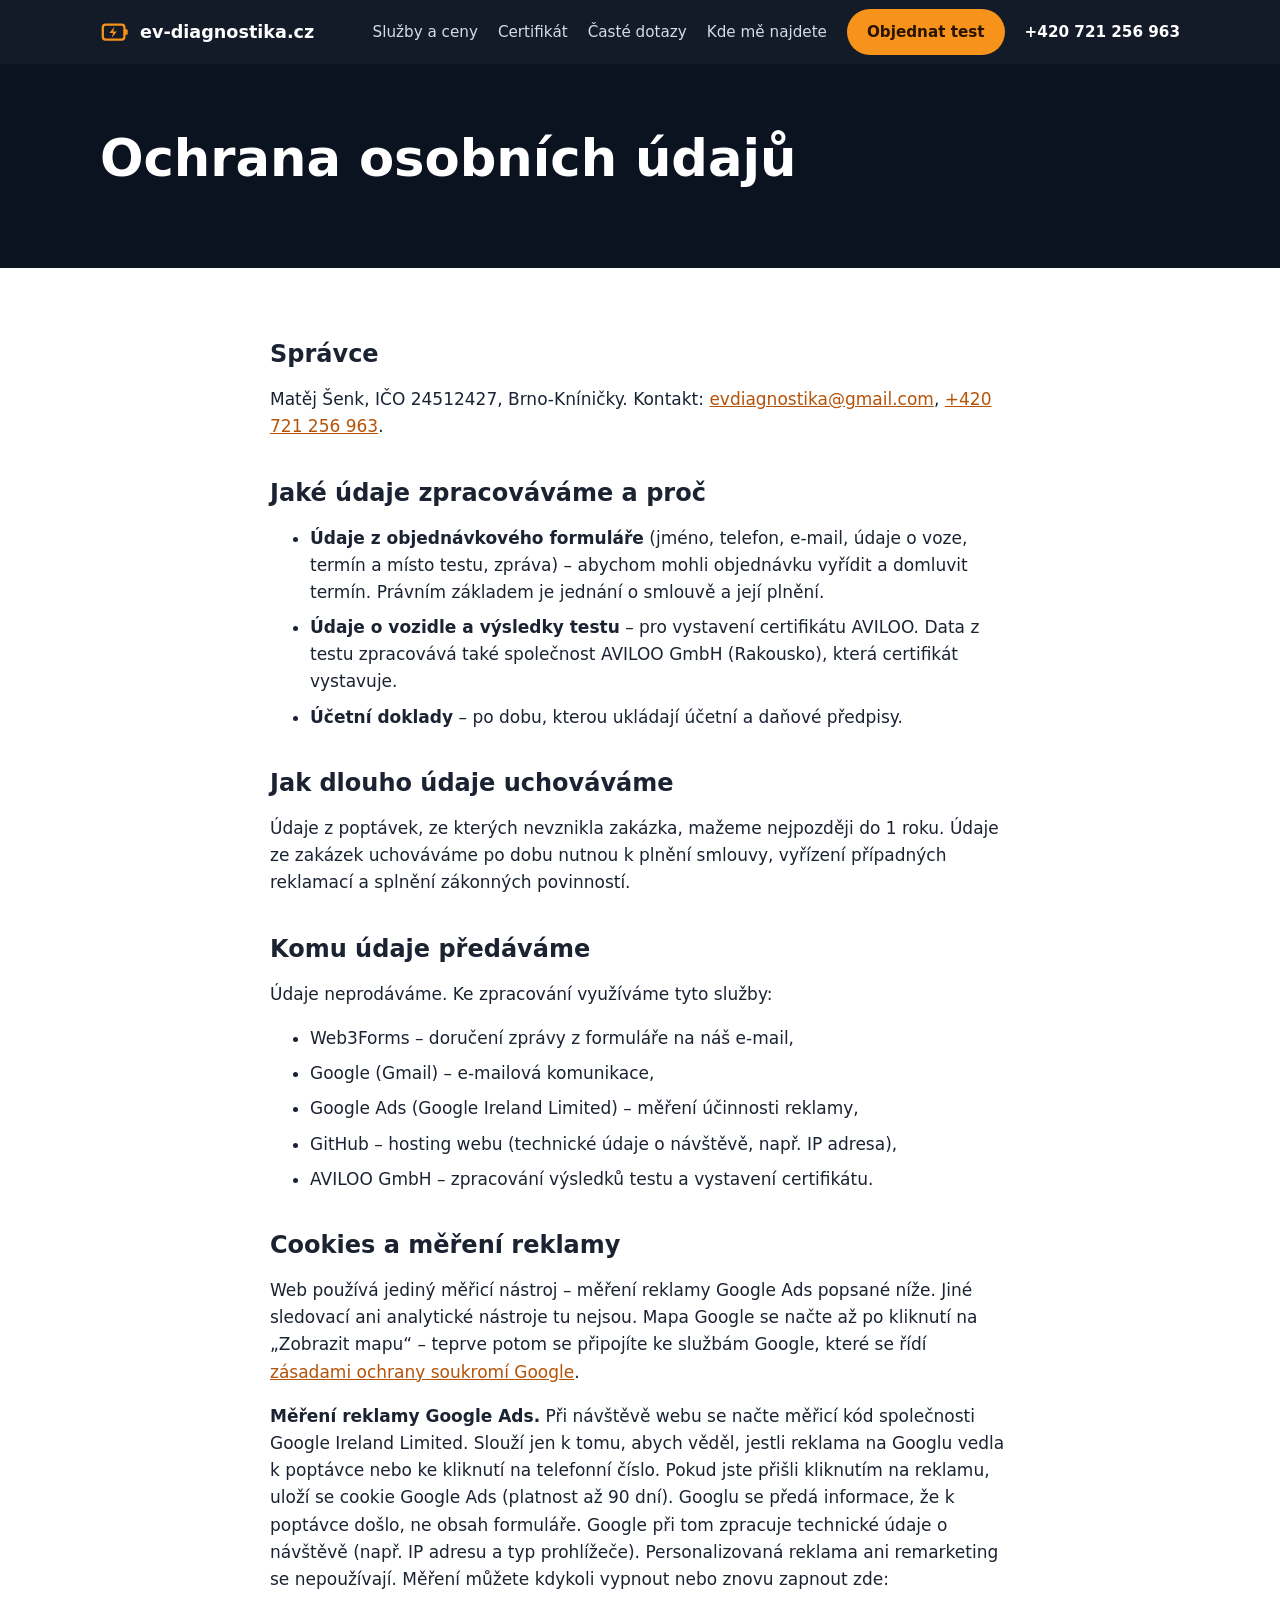
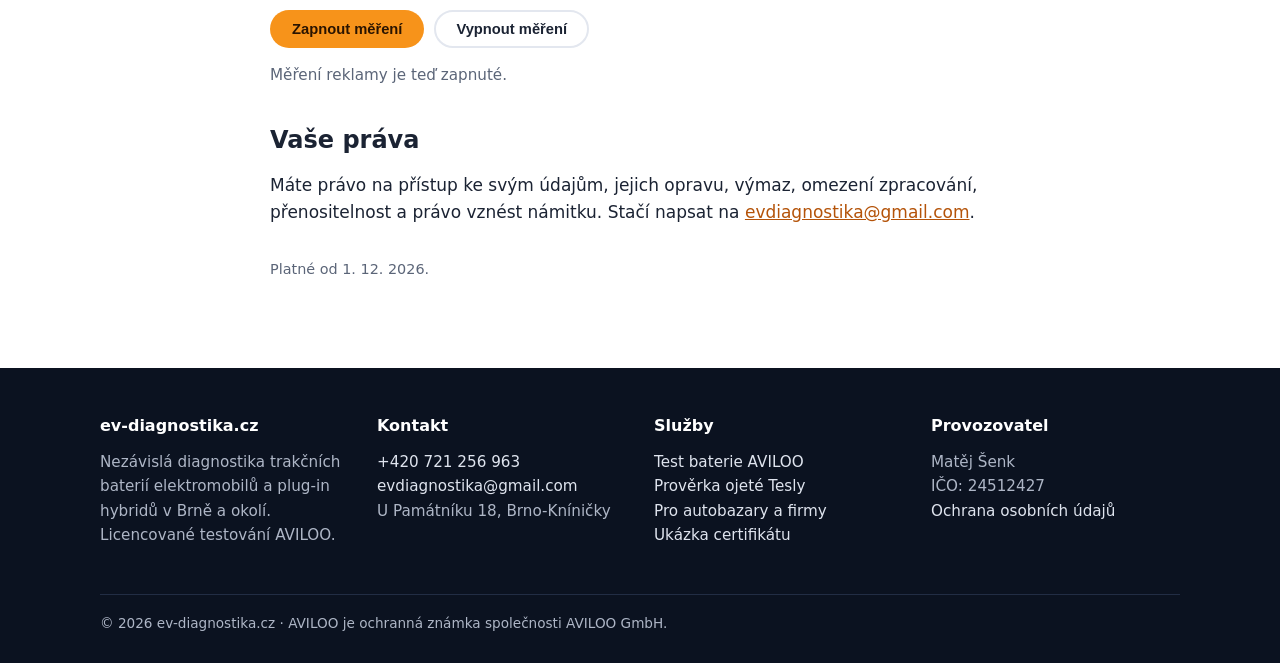
<file: ochrana-osobnich-udaju/index.html>
<!DOCTYPE html>
<html lang="cs">
<head>
<meta charset="utf-8">
<meta name="viewport" content="width=device-width, initial-scale=1">
<title>Ochrana osobních údajů | ev-diagnostika.cz</title>
<meta name="description" content="Zásady zpracování osobních údajů na webu ev-diagnostika.cz.">
<meta name="robots" content="noindex">
<link rel="canonical" href="https://ev-diagnostika.cz/ochrana-osobnich-udaju/">
<link rel="icon" href="../favicon.svg?v=2" type="image/svg+xml">
<link rel="icon" href="../favicon-32.png?v=2" sizes="32x32" type="image/png">
<link rel="apple-touch-icon" href="../apple-touch-icon.png?v=2">
<link rel="stylesheet" href="../css/style.css?v=e1abe7a3">
</head>
<body>
<header class="site-header">
  <div class="wrap">
    <a href="../" class="logo" aria-label="ev-diagnostika.cz – úvod">
      <svg viewBox="0 0 32 32" aria-hidden="true"><rect x="3" y="8" width="23" height="16" rx="3" fill="none" stroke="#f7931a" stroke-width="2.4"/><rect x="26" y="13" width="3.5" height="6" rx="1" fill="#f7931a"/><path d="M15.5 10.5 10 17h4l-1.5 5 5.5-6.5h-4z" fill="#f7931a"/></svg>
      ev-diagnostika.cz
    </a>
    <button class="nav-toggle" aria-label="Menu" aria-expanded="false">☰</button>
    <nav class="nav" aria-label="Hlavní navigace">
      <a href="../#sluzby">Služby a ceny</a>
      <a href="../certifikat/">Certifikát</a>
      <a href="../#faq">Časté dotazy</a>
      <a href="../#mapa">Kde mě najdete</a>
      <a href="../#objednavka" class="btn btn-primary btn-sm">Objednat test</a>
      <a href="tel:+420721256963" class="phone">+420 721 256 963</a>
    </nav>
  </div>
</header>

<main>
<section class="page-hero">
  <div class="wrap"><h1>Ochrana osobních údajů</h1></div>
</section>
<section>
  <div class="wrap prose">
    <h2 style="margin-top:0">Správce</h2>
    <p>Matěj Šenk, IČO 24512427, Brno-Kníničky. Kontakt: <a href="mailto:evdiagnostika@gmail.com">evdiagnostika@gmail.com</a>, <a href="tel:+420721256963">+420 721 256 963</a>.</p>

    <h2>Jaké údaje zpracováváme a proč</h2>
    <ul>
      <li><strong>Údaje z objednávkového formuláře</strong> (jméno, telefon, e-mail, údaje o voze, termín a místo testu, zpráva) – abychom mohli objednávku vyřídit a domluvit termín. Právním základem je jednání o smlouvě a její plnění.</li>
      <li><strong>Údaje o vozidle a výsledky testu</strong> – pro vystavení certifikátu AVILOO. Data z testu zpracovává také společnost AVILOO GmbH (Rakousko), která certifikát vystavuje.</li>
      <li><strong>Účetní doklady</strong> – po dobu, kterou ukládají účetní a daňové předpisy.</li>
    </ul>

    <h2>Jak dlouho údaje uchováváme</h2>
    <p>Údaje z poptávek, ze kterých nevznikla zakázka, mažeme nejpozději do 1 roku. Údaje ze zakázek uchováváme po dobu nutnou k plnění smlouvy, vyřízení případných reklamací a splnění zákonných povinností.</p>

    <h2>Komu údaje předáváme</h2>
    <p>Údaje neprodáváme. Ke zpracování využíváme tyto služby:</p>
    <ul>
      <li>Web3Forms – doručení zprávy z formuláře na náš e-mail,</li>
      <li>Google (Gmail) – e-mailová komunikace,</li>
      <li>Google Ads (Google Ireland Limited) – měření účinnosti reklamy,</li>
      <li>GitHub – hosting webu (technické údaje o návštěvě, např. IP adresa),</li>
      <li>AVILOO GmbH – zpracování výsledků testu a vystavení certifikátu.</li>
    </ul>

    <h2 id="cookies">Cookies a měření reklamy</h2>
    <p>Web používá jediný měřicí nástroj – měření reklamy Google Ads popsané níže. Jiné sledovací ani analytické nástroje tu nejsou. Mapa Google se načte až po kliknutí na „Zobrazit mapu“ – teprve potom se připojíte ke službám Google, které se řídí <a href="https://policies.google.com/privacy?hl=cs" target="_blank" rel="noopener">zásadami ochrany soukromí Google</a>.</p>
    <p><strong>Měření reklamy Google Ads.</strong> Při návštěvě webu se načte měřicí kód společnosti Google Ireland Limited. Slouží jen k tomu, abych věděl, jestli reklama na Googlu vedla k poptávce nebo ke kliknutí na telefonní číslo. Pokud jste přišli kliknutím na reklamu, uloží se cookie Google Ads (platnost až 90 dní). Googlu se předá informace, že k poptávce došlo, ne obsah formuláře. Google při tom zpracuje technické údaje o návštěvě (např. IP adresu a typ prohlížeče). Personalizovaná reklama ani remarketing se nepoužívají. Měření můžete kdykoli vypnout nebo znovu zapnout zde:</p>
    <p class="ads-choice"><button type="button" class="btn btn-primary" data-ads-set="granted">Zapnout měření</button><button type="button" class="btn btn-line" data-ads-set="denied">Vypnout měření</button></p>
    <p id="ads-state" style="color:var(--muted);font-size:.95rem"></p>

    <h2>Vaše práva</h2>
    <p>Máte právo na přístup ke svým údajům, jejich opravu, výmaz, omezení zpracování, přenositelnost a právo vznést námitku. Stačí napsat na <a href="mailto:evdiagnostika@gmail.com">evdiagnostika@gmail.com</a>.</p>

    <p style="color:var(--muted);font-size:.9rem;margin-top:32px">Platné od 1. 12. 2026.</p>
  </div>
</section>
</main>
<footer class="site-footer">
  <div class="wrap">
    <div class="footer-grid">
      <div>
        <h3>ev-diagnostika.cz</h3>
        <p>Nezávislá diagnostika trakčních baterií elektromobilů a plug-in hybridů v Brně a okolí. Licencované testování AVILOO.</p>
      </div>
      <div>
        <h3>Kontakt</h3>
        <p><a href="tel:+420721256963">+420 721 256 963</a><br><a href="mailto:evdiagnostika@gmail.com">evdiagnostika@gmail.com</a><br>U Památníku 18, Brno-Kníničky</p>
      </div>
      <div>
        <h3>Služby</h3>
        <p><a href="../#sluzby">Test baterie AVILOO</a><br><a href="../#sluzby">Prověrka ojeté Tesly</a><br><a href="../#prodejci">Pro autobazary a firmy</a><br><a href="../certifikat/">Ukázka certifikátu</a></p>
      </div>
      <div>
        <h3>Provozovatel</h3>
        <p>Matěj Šenk<br>IČO: 24512427<br><a href="../ochrana-osobnich-udaju/">Ochrana osobních údajů</a></p>
      </div>
    </div>
    <div class="footer-bottom">© <span id="year">2026</span> ev-diagnostika.cz · AVILOO je ochranná známka společnosti AVILOO GmbH.</div>
  </div>
</footer>
<a href="tel:+420721256963" class="call-fab" aria-label="Zavolat">📞 Zavolat</a>
<script src="../js/main.js?v=7e3792eb" defer></script>

</body>
</html>
</file>
<file: css/style.css>
:root{
  --bg:#0b1220;
  --bg2:#111a2e;
  --card:#ffffff;
  --text:#1b2333;
  --muted:#5b6578;
  --light:#f4f6fa;
  --accent:#f7931a;
  --accent-dark:#b45309;
  --line:#e3e7ef;
  --radius:14px;
  --max:1120px;
}
*{box-sizing:border-box}
html{scroll-behavior:smooth}
body{margin:0;font-family:system-ui,-apple-system,"Segoe UI",Roboto,"Helvetica Neue",Arial,sans-serif;color:var(--text);line-height:1.6;background:#fff;font-size:17px}
img{max-width:100%;height:auto;display:block}
a{color:var(--accent-dark)}
.wrap{max-width:var(--max);margin:0 auto;padding:0 20px}
h1,h2,h3{line-height:1.2;margin:0 0 .6em}
h1{font-size:clamp(2rem,4.5vw,3.2rem)}
h2{font-size:clamp(1.6rem,3vw,2.2rem)}
h3{font-size:1.2rem}
section{padding:72px 0}
.section-light{background:var(--light)}
.lead{font-size:1.15rem;color:var(--muted);max-width:720px}
.center{text-align:center}
.center .lead,.lead.center{margin-left:auto;margin-right:auto}

/* header */
.site-header{position:sticky;top:0;z-index:50;background:rgba(11,18,32,.96);backdrop-filter:blur(6px);color:#fff}
.site-header .wrap{display:flex;align-items:center;justify-content:space-between;gap:16px;min-height:64px}
.logo{display:flex;align-items:center;gap:10px;color:#fff;text-decoration:none;font-weight:700;font-size:1.1rem}
.logo svg{width:30px;height:30px}
.nav{display:flex;align-items:center;gap:20px}
.logo,.nav a{white-space:nowrap}
@media (min-width:1081px) and (max-width:1220px){.nav .phone{display:none}}
.nav a{color:#d6dbe6;text-decoration:none;font-size:.95rem}
.nav a:hover{color:#fff}
.nav .phone{color:#fff;font-weight:600;white-space:nowrap}
.nav-toggle{display:none;background:none;border:0;color:#fff;font-size:1.6rem;cursor:pointer}
@media (max-width:1080px){
  .nav{display:none;position:absolute;top:64px;left:0;right:0;flex-direction:column;align-items:flex-start;background:var(--bg);padding:16px 20px 22px;gap:14px}
  .nav.open{display:flex}
  .nav-toggle{display:block}
}

/* buttons */
.btn{display:inline-block;padding:14px 26px;border-radius:999px;font-weight:600;text-decoration:none;border:2px solid transparent;cursor:pointer;font-size:1rem;transition:.15s}
.btn-primary{background:var(--accent);color:#2a1400}
.btn-primary:hover{background:#ffa940}
.btn-ghost{border-color:rgba(255,255,255,.35);color:#fff}
.btn-ghost:hover{border-color:#fff}
.btns{display:flex;flex-wrap:wrap;gap:12px;margin-top:28px}

/* hero */
.hero{background:radial-gradient(circle at 80% 20%,#16324a 0,var(--bg) 55%);color:#fff;padding:96px 0 88px}
.hero .badge{display:inline-block;background:rgba(247,147,26,.15);color:#ffc078;border:1px solid rgba(247,147,26,.4);padding:6px 14px;border-radius:999px;font-size:.88rem;margin-bottom:18px}
.hero p{color:#c3cad8;font-size:1.2rem;max-width:640px}
.hero-facts{display:flex;flex-wrap:wrap;gap:28px;margin-top:44px;color:#c3cad8;font-size:.95rem}
.hero-facts strong{display:block;color:#fff;font-size:1.4rem}

/* grids/cards */
.grid{display:grid;gap:22px}
.grid-3{grid-template-columns:repeat(auto-fit,minmax(260px,1fr))}
.grid-2{grid-template-columns:repeat(auto-fit,minmax(300px,1fr))}
.card{background:var(--card);border:1px solid var(--line);border-radius:var(--radius);padding:28px}
.step-num{width:42px;height:42px;border-radius:50%;background:var(--accent);color:#2a1400;font-weight:700;display:flex;align-items:center;justify-content:center;margin-bottom:14px}
.card p{color:var(--muted);margin:0}

/* pricing */
.price-card{display:flex;flex-direction:column}
.price-card.featured{border:2px solid var(--accent)}
.price-card .tag{font-size:.8rem;font-weight:700;text-transform:uppercase;letter-spacing:.05em;color:var(--accent-dark)}
.price{font-size:2.4rem;font-weight:800;margin:10px 0 2px}
.price small{font-size:1rem;font-weight:500;color:var(--muted)}
.price-card ul{padding:0;margin:18px 0 24px;list-style:none;flex:1}
.price-card li{padding:6px 0 6px 28px;position:relative;color:var(--text)}
.price-card li::before{content:"✓";position:absolute;left:0;color:var(--accent-dark);font-weight:700}
.note{font-size:.95rem;color:var(--muted);margin-top:22px}

/* audience */
.audience .icon{font-size:2rem;margin-bottom:8px}

/* cert teaser */
.cert-list{padding-left:20px;color:var(--muted)}
.cert-list li{margin-bottom:8px}
.cert-img{border-radius:var(--radius);border:1px solid var(--line);box-shadow:0 10px 30px rgba(11,18,32,.12)}

/* faq */
.faq details{background:#fff;border:1px solid var(--line);border-radius:10px;padding:18px 22px;margin-bottom:12px}
.faq summary{font-weight:600;cursor:pointer;list-style:none;position:relative;padding-right:28px}
.faq summary::-webkit-details-marker{display:none}
.faq summary::after{content:"+";position:absolute;right:0;top:-2px;font-size:1.4rem;color:var(--accent-dark)}
.faq details[open] summary::after{content:"–"}
.faq details p{color:var(--muted);margin:12px 0 0}
@media(min-width:900px){.faq-grid{display:grid;grid-template-columns:1fr 1fr;gap:14px;align-items:start}.faq-col details:last-child{margin-bottom:0}}

/* form */
.contact-grid{display:grid;grid-template-columns:1fr 1.3fr;gap:40px;align-items:start}
@media (max-width:860px){.contact-grid{grid-template-columns:1fr}}
.contact-info ul{list-style:none;padding:0;margin:20px 0}
.contact-info li{padding:8px 0 8px 30px;position:relative}
.contact-info li::before{content:"✓";position:absolute;left:0;color:var(--accent-dark);font-weight:700}
.contact-direct a{font-weight:600;font-size:1.1rem;text-decoration:none}
form .row{display:grid;grid-template-columns:1fr 1fr;gap:16px}
@media (max-width:560px){form .row{grid-template-columns:1fr}}
label{display:block;font-weight:600;font-size:.92rem;margin-bottom:6px}
input,select,textarea{width:100%;padding:12px 14px;border:1px solid #cfd5e1;border-radius:8px;font:inherit;font-size:1rem;background:#fff;color:var(--text)}
input:focus,select:focus,textarea:focus{outline:2px solid var(--accent);border-color:var(--accent)}
.field{margin-bottom:16px}
form .field-note{margin:-6px 0 20px;font-size:.88rem;color:var(--muted)}
form .field-warn{margin-top:-12px;color:#b45309;font-weight:600}
.time-range{display:flex;align-items:center;gap:8px;position:relative}
.time-btn{cursor:pointer;text-align:center}
.time-pop{position:absolute;top:calc(100% + 8px);left:0;z-index:40;width:230px;padding:12px;background:#fff;border:1px solid #cfd5e1;border-radius:14px;box-shadow:0 14px 36px rgba(15,23,42,.2)}
.time-pop-right{left:auto;right:0}
.time-cols{display:flex;gap:8px}
.time-col{flex:1;max-height:212px;overflow-y:auto;display:flex;flex-direction:column;gap:2px;position:relative}
.time-col button{border:0;background:none;padding:8px 0;border-radius:8px;font:inherit;font-size:1.05rem;color:var(--text);cursor:pointer}
.time-col button:hover{background:#f1f3f8}
.time-col button.on{background:#F7931A;color:#111;font-weight:700}
.time-foot{display:flex;justify-content:space-between;gap:8px;margin-top:10px;padding-top:10px;border-top:1px solid #e6e9f0}
.time-foot button{border:1px solid #cfd5e1;background:#fff;border-radius:999px;padding:7px 16px;font:inherit;font-size:.92rem;color:var(--text);cursor:pointer}
.time-foot .time-ok{background:#F7931A;border-color:#F7931A;color:#111;font-weight:700}
.time-range input{min-width:0;flex:1}
.consent{font-size:.88rem;color:var(--muted)}
.form-msg{margin-top:14px;font-weight:600}
.form-msg.ok{color:var(--accent-dark)}
.form-msg.err{color:#c0392b}
.hidden{display:none}

/* footer */
.site-footer{background:var(--bg);color:#aeb6c6;padding:48px 0 28px;font-size:.95rem}
.site-footer a{color:#dfe4ee;text-decoration:none}
.footer-grid{display:grid;grid-template-columns:repeat(auto-fit,minmax(200px,1fr));gap:28px}
.site-footer h3{color:#fff;font-size:1rem}
.footer-bottom{border-top:1px solid #222d44;margin-top:32px;padding-top:18px;font-size:.85rem}

/* subpage */
.page-hero{background:var(--bg);color:#fff;padding:64px 0 48px}
.page-hero p{color:#c3cad8}
.prose{max-width:780px}
.prose h2{margin-top:1.6em;font-size:1.5rem}
.prose li{margin-bottom:8px}
.dl dt{font-weight:700;margin-top:16px}
.dl dd{margin:4px 0 0;color:var(--muted)}

/* v2 additions */
.btn-sm{padding:9px 18px;font-size:.92rem}
.nav .btn-primary{color:#2a1400}
.btn-outline{border-color:var(--accent);color:var(--accent-dark);background:#fff}
.btn-outline:hover{background:var(--accent);color:#2a1400}
.trust-strip{background:#fff;border-bottom:1px solid var(--line);padding:28px 0}
.trust-grid{display:grid;grid-template-columns:repeat(auto-fit,minmax(220px,1fr));gap:20px}
.trust-grid strong{display:block;font-size:1rem}
.trust-grid span{color:var(--muted);font-size:.92rem}
.trust-grid div{padding-left:30px;position:relative}
.trust-grid div::before{content:"✓";position:absolute;left:0;top:0;color:var(--accent-dark);font-weight:800;font-size:1.1rem}
.pricing{align-items:stretch}
.price-card{position:relative}
.price-card .btn{text-align:center}
.badge-top{position:absolute;top:-13px;left:50%;transform:translateX(-50%);background:var(--accent);color:#2a1400;font-size:.78rem;font-weight:700;padding:4px 12px;border-radius:999px;white-space:nowrap}
.b2b{background:var(--bg2);color:#fff}
.b2b p{color:#c3cad8}
.b2b .card{background:#16213a;border-color:#26334f}
.b2b .card p{color:#c3cad8}
.b2b .card h3{color:#fff}
.b2b a{color:#ffc078}
.b2b .btn-primary{color:#2a1400}
.check-list{list-style:none;padding:0;margin:20px 0 28px}
.check-list li{padding:6px 0 6px 28px;position:relative;color:#dfe4ee}
.check-list li::before{content:"✓";position:absolute;left:0;color:var(--accent);font-weight:700}
.call-fab{display:none}
@media (max-width:820px){
  .call-fab{display:block;position:fixed;right:16px;bottom:16px;z-index:60;background:var(--accent);color:#2a1400;font-weight:700;text-decoration:none;padding:13px 20px;border-radius:999px;box-shadow:0 6px 20px rgba(0,0,0,.25)}
  .nav .btn-sm{align-self:stretch;text-align:center}
}

.g-reviews{display:flex;flex-wrap:wrap;justify-content:center;align-items:center;gap:6px 12px;margin-top:22px;padding-top:20px;border-top:1px solid var(--line);color:var(--text);text-decoration:none;text-align:center}
.g-reviews .g-stars{color:#f5b301;font-size:1.2rem;letter-spacing:2px}
.g-reviews strong{font-size:1.05rem}
.g-reviews .g-more{color:var(--muted);font-size:.92rem}
.g-reviews:hover .g-more{color:var(--accent-dark)}
.g-quotes{position:relative;margin-top:18px;overflow-x:auto}
.g-quotes::before,.g-quotes::after{content:"";position:absolute;top:0;bottom:0;width:40px;z-index:1;pointer-events:none}
.g-quotes::before{left:0;background:linear-gradient(90deg,#fff,rgba(255,255,255,0))}
.g-quotes::after{right:0;background:linear-gradient(270deg,#fff,rgba(255,255,255,0))}
.g-quotes.is-moving{overflow:hidden}
.g-track{display:flex;width:max-content;align-items:stretch;will-change:transform;backface-visibility:hidden;-webkit-backface-visibility:hidden}
.g-quotes.is-moving .g-track{animation:g-scroll var(--g-dur,40s) linear infinite}
.g-quotes.is-moving:hover .g-track{animation-play-state:paused}
@keyframes g-scroll{from{transform:translate3d(0,0,0)}to{transform:translate3d(-50%,0,0)}}
.g-quotes blockquote{flex:0 0 340px;margin:0 16px 0 0;padding:16px 18px;background:var(--light);border:1px solid var(--line);border-radius:var(--radius);display:flex;flex-direction:column;justify-content:space-between;gap:10px}
.g-quotes p{margin:0;font-size:.95rem;line-height:1.55}
.g-quotes footer{font-size:.85rem;color:var(--muted)}
.g-quotes .g-stars{color:#f5b301;letter-spacing:1px;margin-right:6px}
@media (max-width:500px){.g-quotes blockquote{flex-basis:280px}}

.hero-grid{display:grid;grid-template-columns:1.1fr .9fr;gap:48px;align-items:center}
.hero-photo{margin:0}
.hero-photo img{border-radius:var(--radius);box-shadow:0 20px 50px rgba(0,0,0,.45)}
.hero-photo figcaption{color:#9aa4b8;font-size:.88rem;margin-top:10px}
@media (max-width:900px){.hero-grid{grid-template-columns:1fr}.hero{padding-top:64px}}
.example{background:#fff;border-left:4px solid var(--accent);padding:12px 16px;border-radius:6px;color:var(--text)}

/* hero s fotkou na pozadí */
.hero-bg{position:relative;background:
  linear-gradient(90deg,rgba(11,18,32,.97) 0%,rgba(11,18,32,.9) 38%,rgba(11,18,32,.45) 70%,rgba(11,18,32,.2) 100%),
  url(../img/test-v-aute.jpg) right center/cover no-repeat,var(--bg);padding:120px 0 110px}
.hero-bg .hero-grid{grid-template-columns:minmax(0,640px)}
.hero-bg h1{text-shadow:0 2px 18px rgba(0,0,0,.5)}
@media (max-width:900px){.hero-bg{background:
  linear-gradient(180deg,rgba(11,18,32,.82) 0%,rgba(11,18,32,.9) 60%,rgba(11,18,32,.97) 100%),
  url(../img/test-v-aute.jpg) 70% center/cover no-repeat,var(--bg);padding:72px 0 64px}}

/* bitcoin */
.btc-word{white-space:nowrap}
.btc-b{display:inline-block;width:1.05em;height:1.05em;vertical-align:-.18em}
/* mapa */
.map-card{margin-top:24px;background:#fff;border:1px solid var(--line);border-radius:var(--radius);padding:18px}
.map-card h3{margin:0 0 6px;font-size:1.05rem}
.map-card p{margin:0 0 12px}
.map-card .muted{color:var(--muted);font-size:.9rem}
.map-frame{position:relative;height:220px;border-radius:10px;overflow:hidden;background:#e9eef5 url("data:image/svg+xml,%3Csvg xmlns='http://www.w3.org/2000/svg' width='40' height='40'%3E%3Cpath d='M0 20h40M20 0v40' stroke='%23d5dde8' stroke-width='2'/%3E%3C/svg%3E")}
.map-frame iframe{width:100%;height:100%;border:0;display:block}
.map-load{position:absolute;inset:0;margin:auto;width:max-content;height:max-content;padding:10px 18px;border-radius:999px;border:0;background:var(--accent-dark);color:#fff;font-weight:600;font-size:.95rem;cursor:pointer}
.map-links{display:flex;gap:10px;margin-top:12px;flex-wrap:wrap}
.btn-sm{padding:9px 18px;font-size:.92rem}
/* poděkování po odeslání */
.thanks{border:0;border-radius:var(--radius);padding:32px 28px 26px;max-width:440px;width:calc(100% - 32px);text-align:center;box-shadow:0 30px 80px rgba(11,18,32,.35)}
.thanks::backdrop{background:rgba(11,18,32,.6)}
.thanks h2{font-size:1.4rem;margin:8px 0 10px}
.thanks p{color:var(--muted);margin:0 0 12px}
.thanks-summary{background:var(--light);border-radius:10px;padding:10px 14px;color:var(--text,#0b1220)!important;font-weight:600}
.thanks-summary:empty{display:none}
.thanks-icon{width:56px;height:56px;margin:0 auto;border-radius:50%;background:var(--accent);color:#2a1400;font-size:1.8rem;font-weight:800;display:flex;align-items:center;justify-content:center}
.thanks-links{display:flex;gap:10px;justify-content:center;flex-wrap:wrap;margin:16px 0 18px}
.thanks-close{width:100%}
.nav .lang-switch{font-weight:700;border:1px solid #3a4560;border-radius:6px;padding:2px 8px;font-size:.85rem}
#mapa{scroll-margin-top:90px}

/* souhlas s měřením reklamy – jen pro návštěvníky z reklamy */
.ads-choice{display:flex;gap:10px;flex-wrap:wrap;margin:12px 0}
.ads-choice .btn{padding:9px 20px;font-size:.92rem}
.ads-choice .btn-line{background:none;border-color:var(--line);color:var(--text)}
</file>
